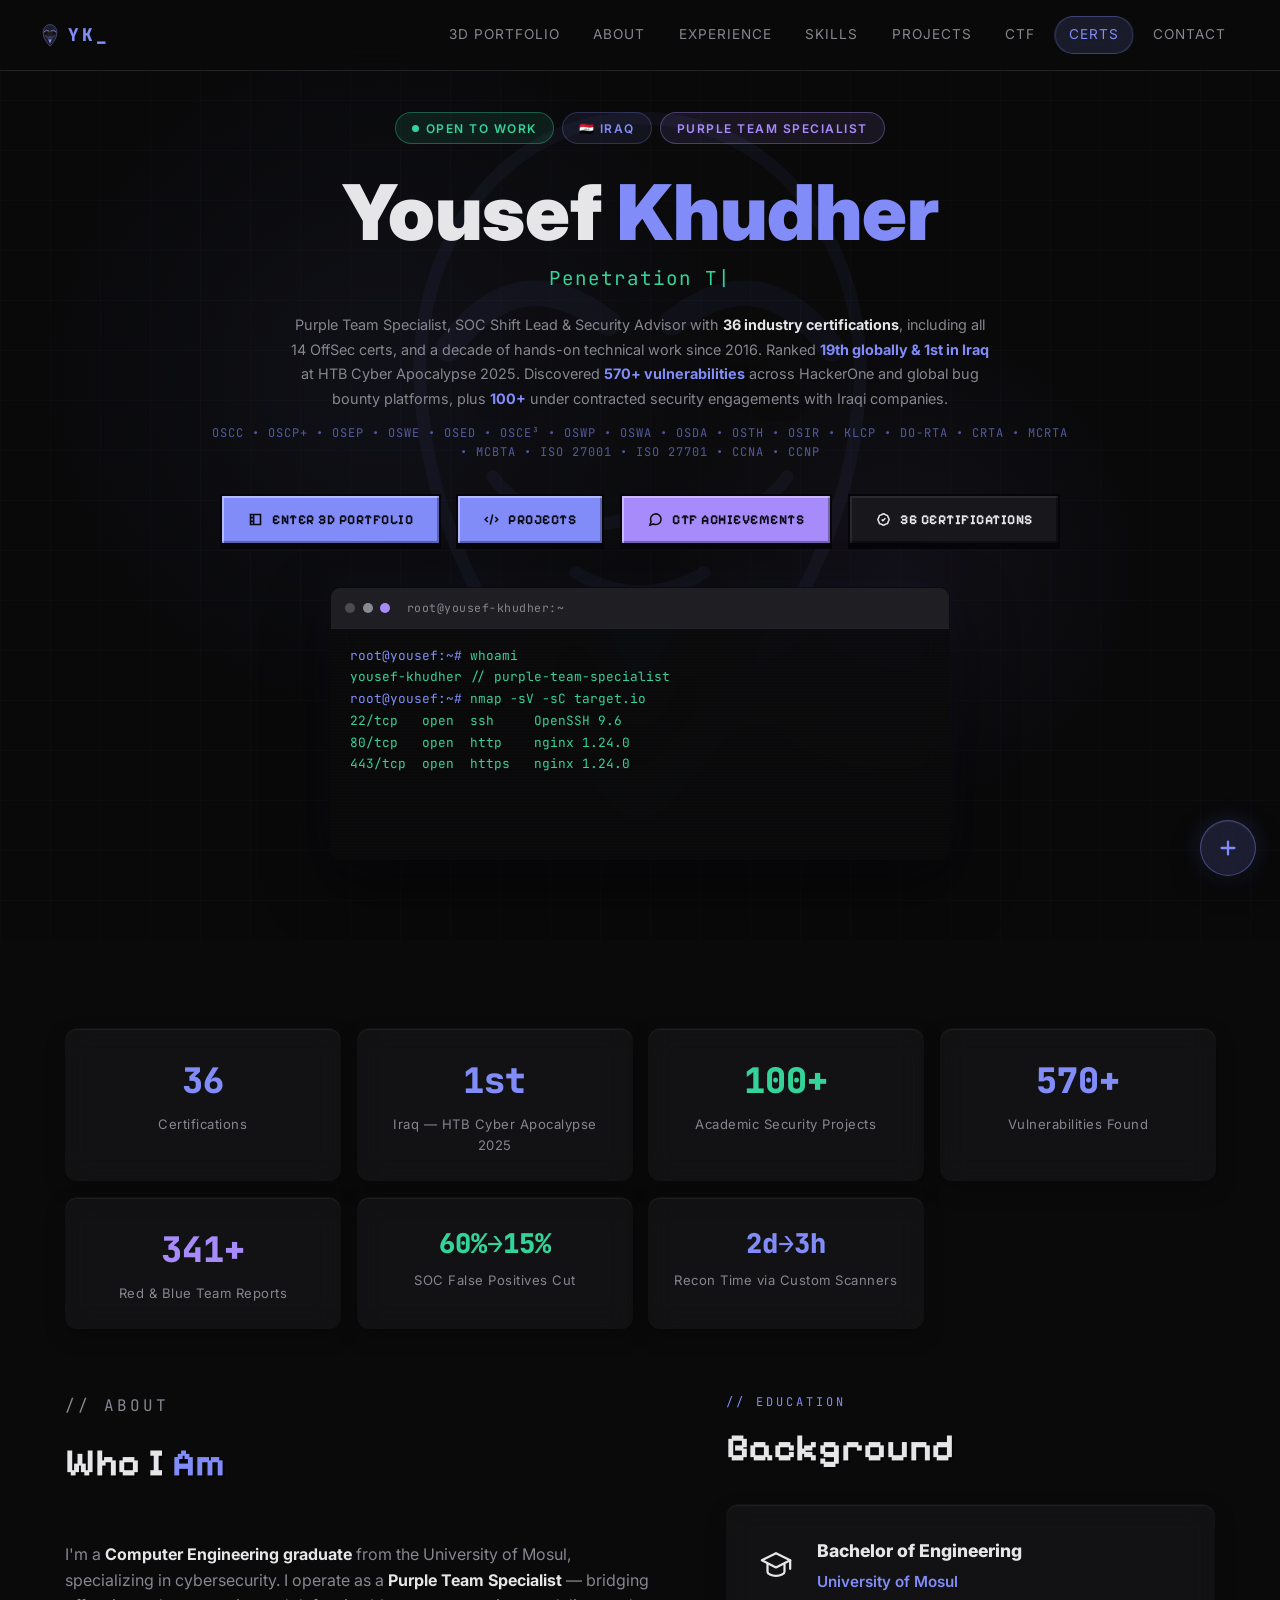
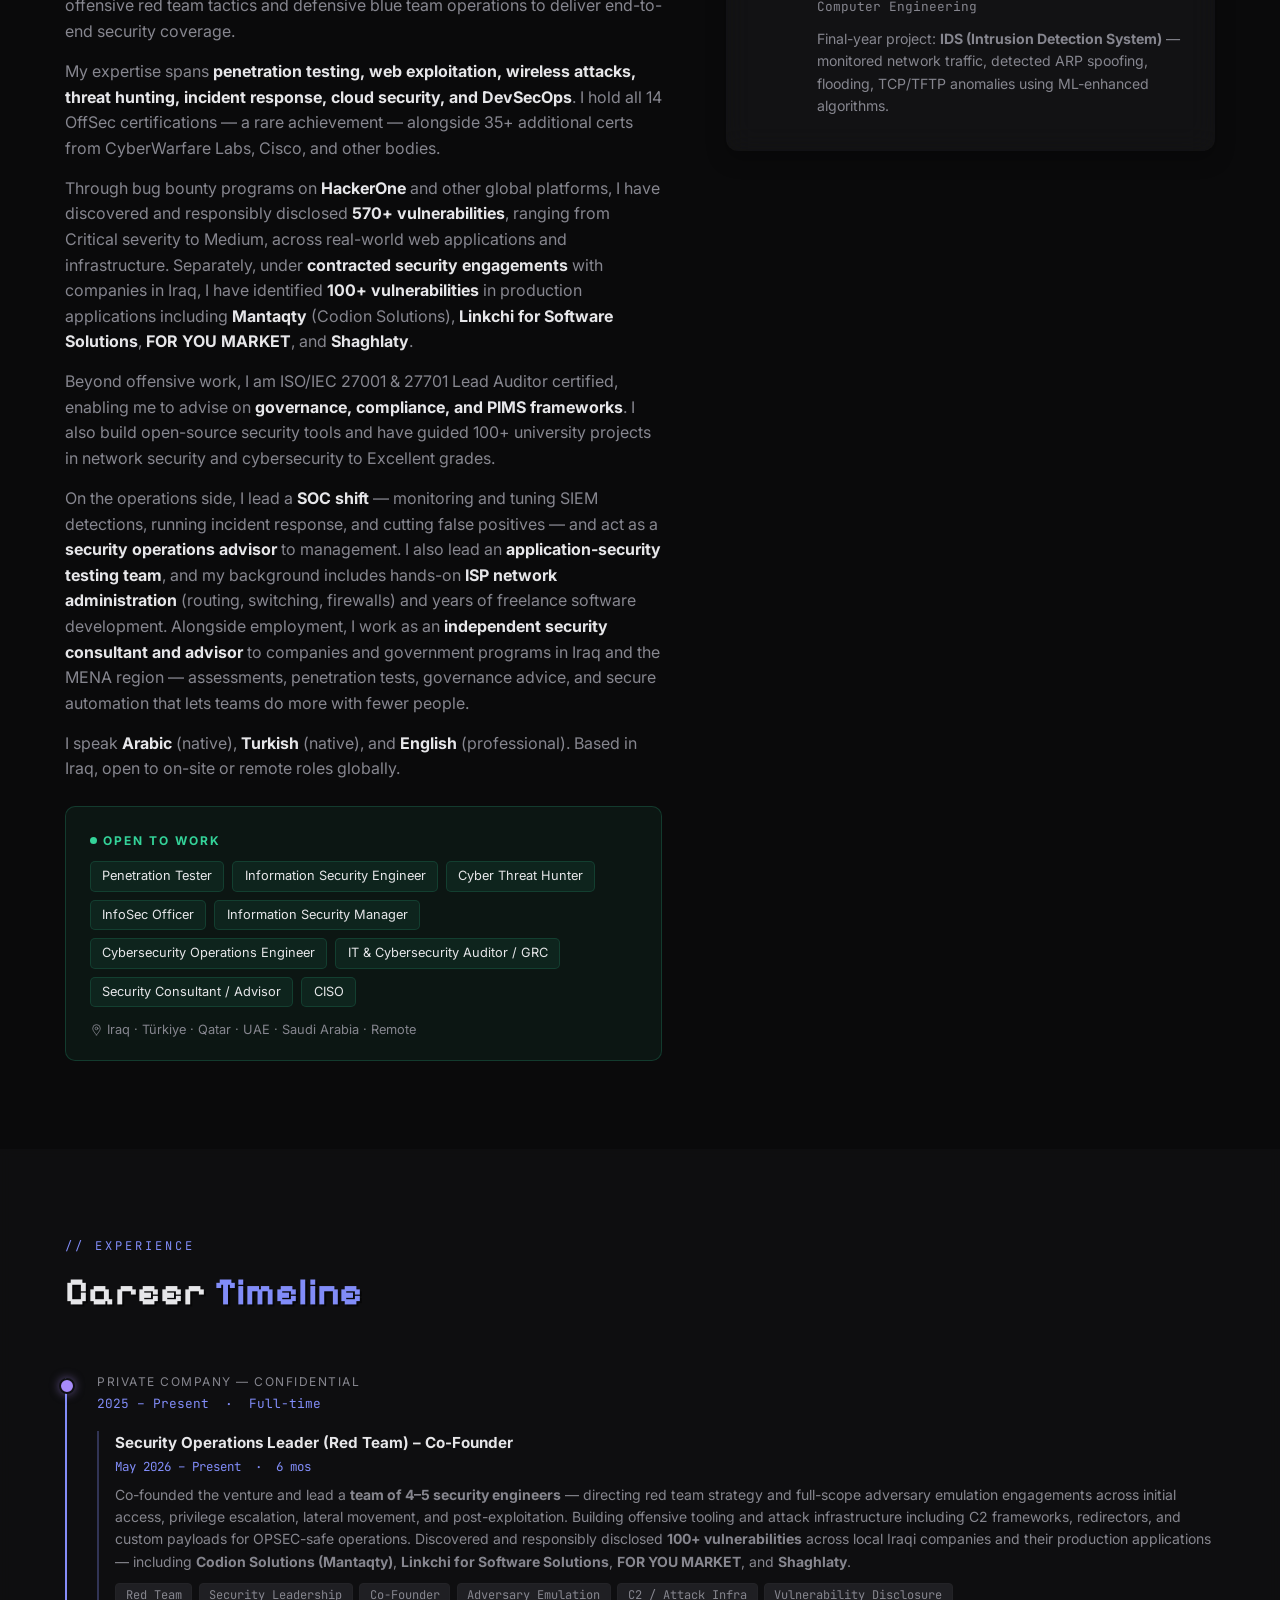
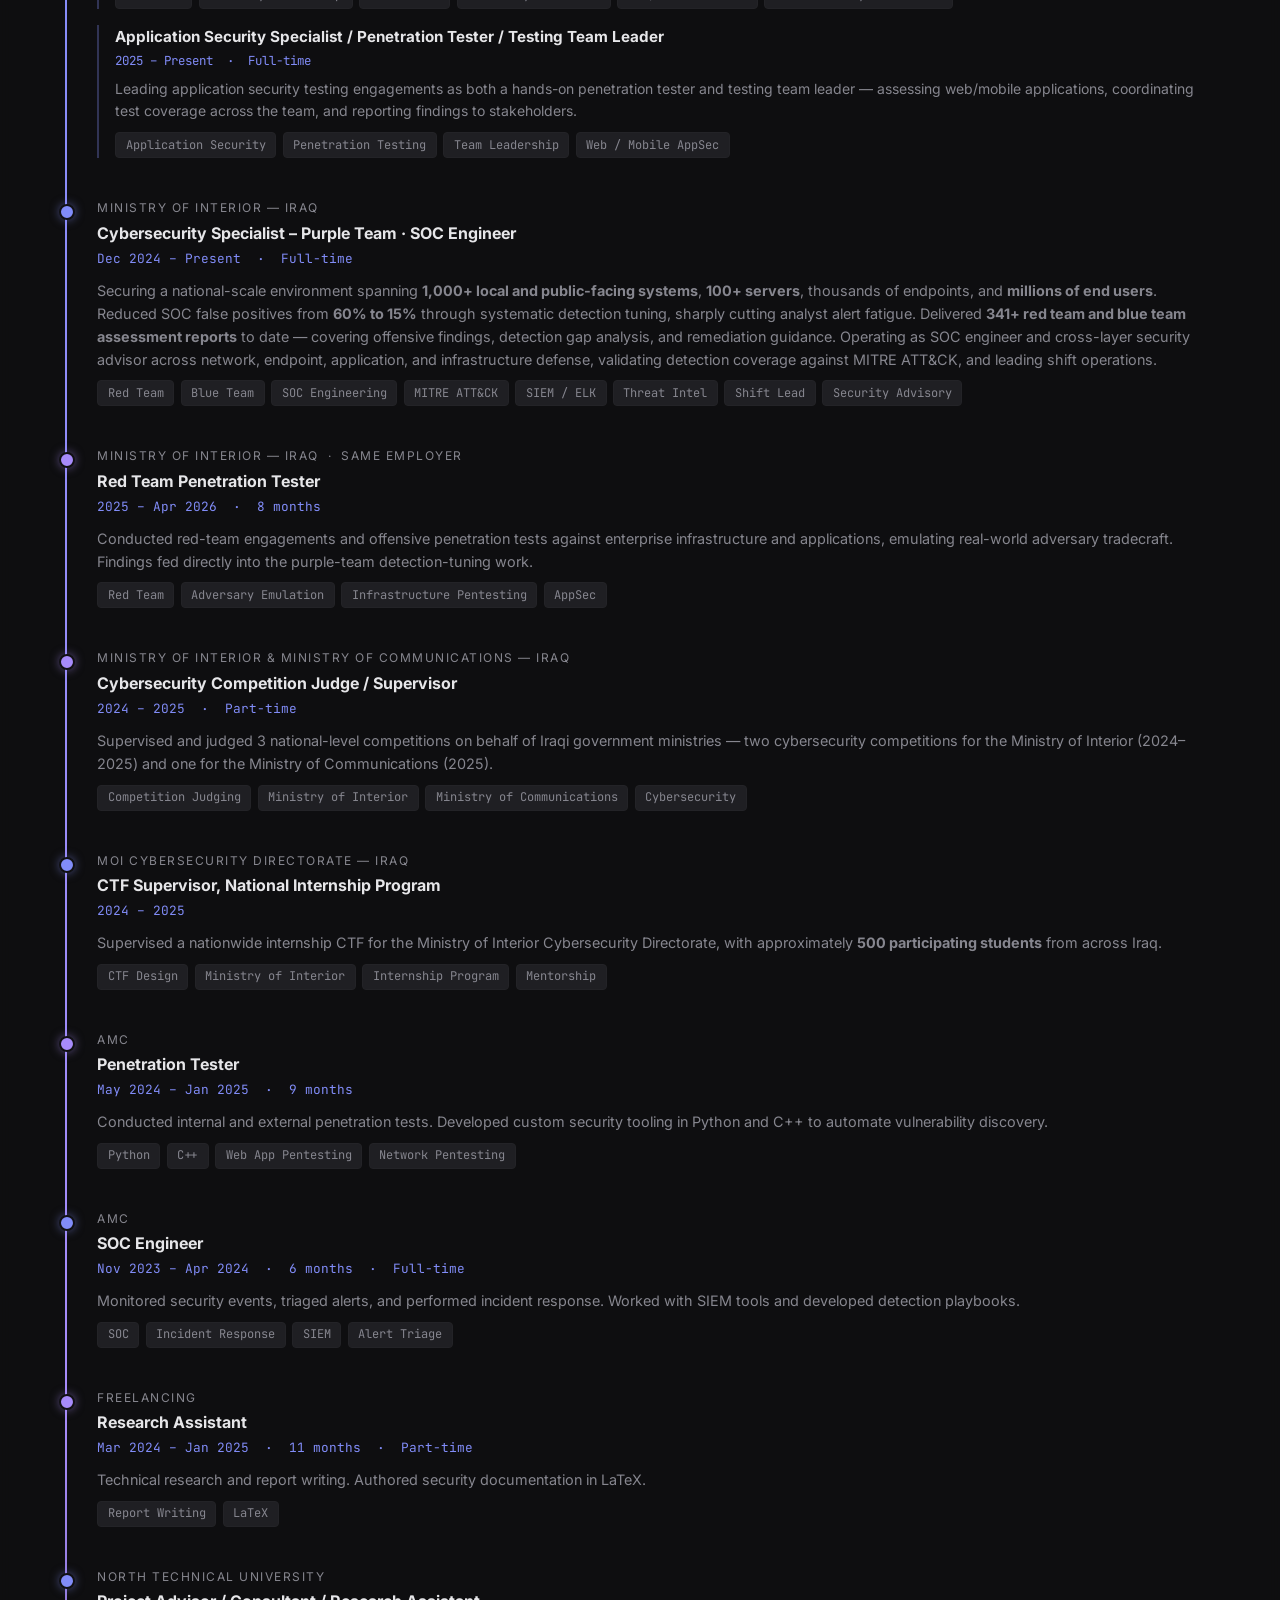
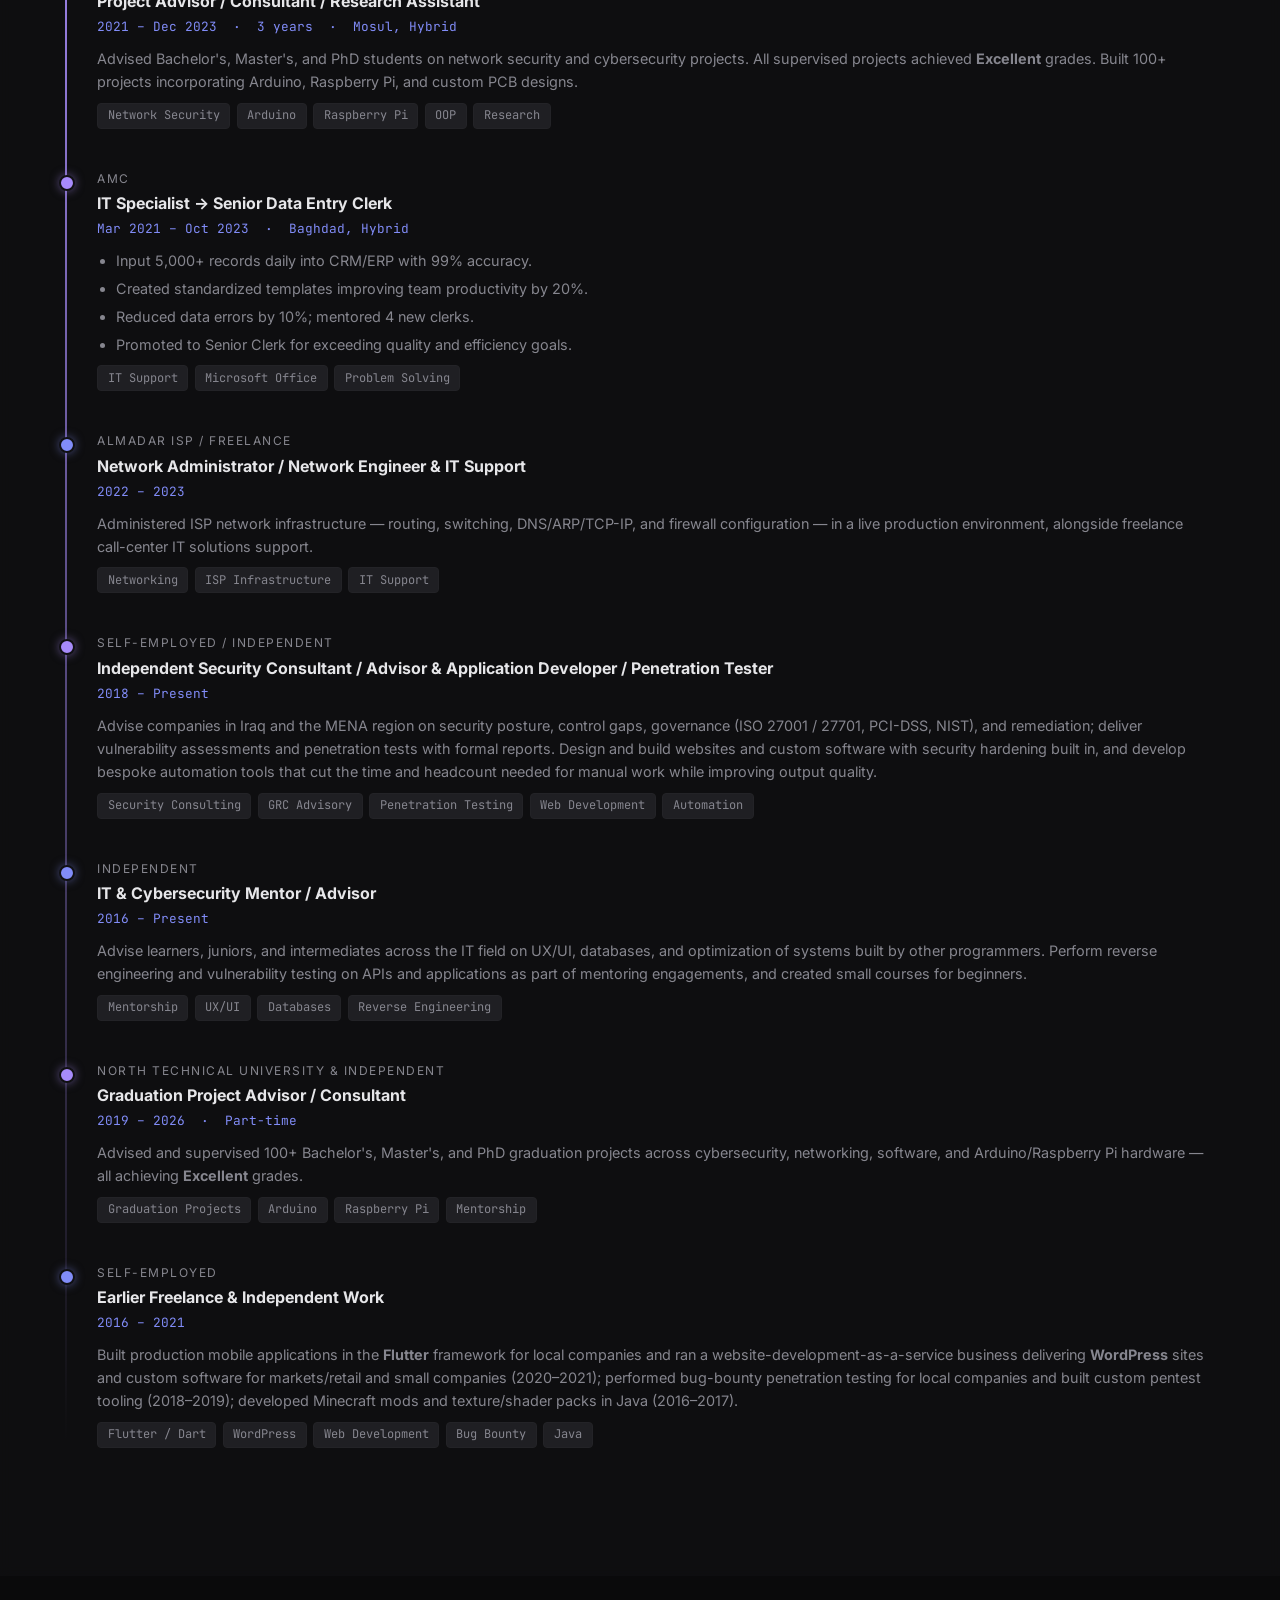
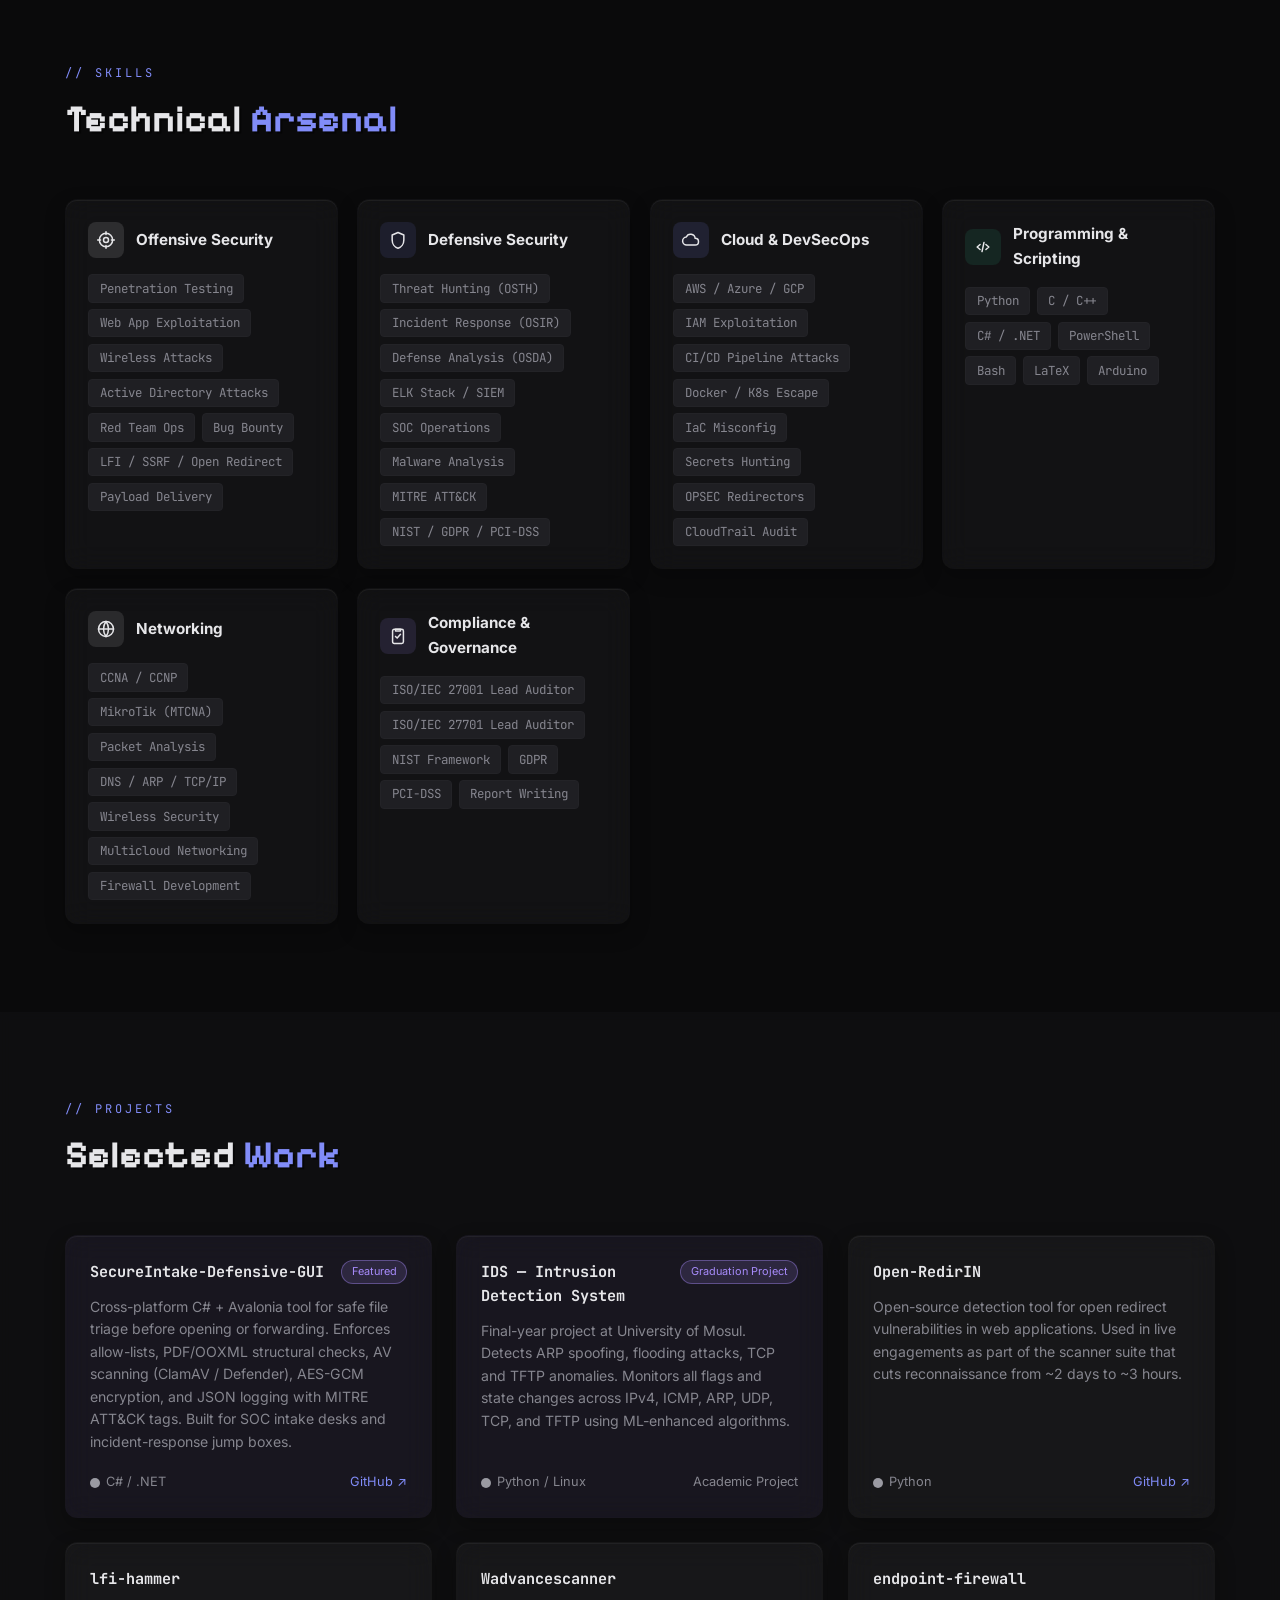
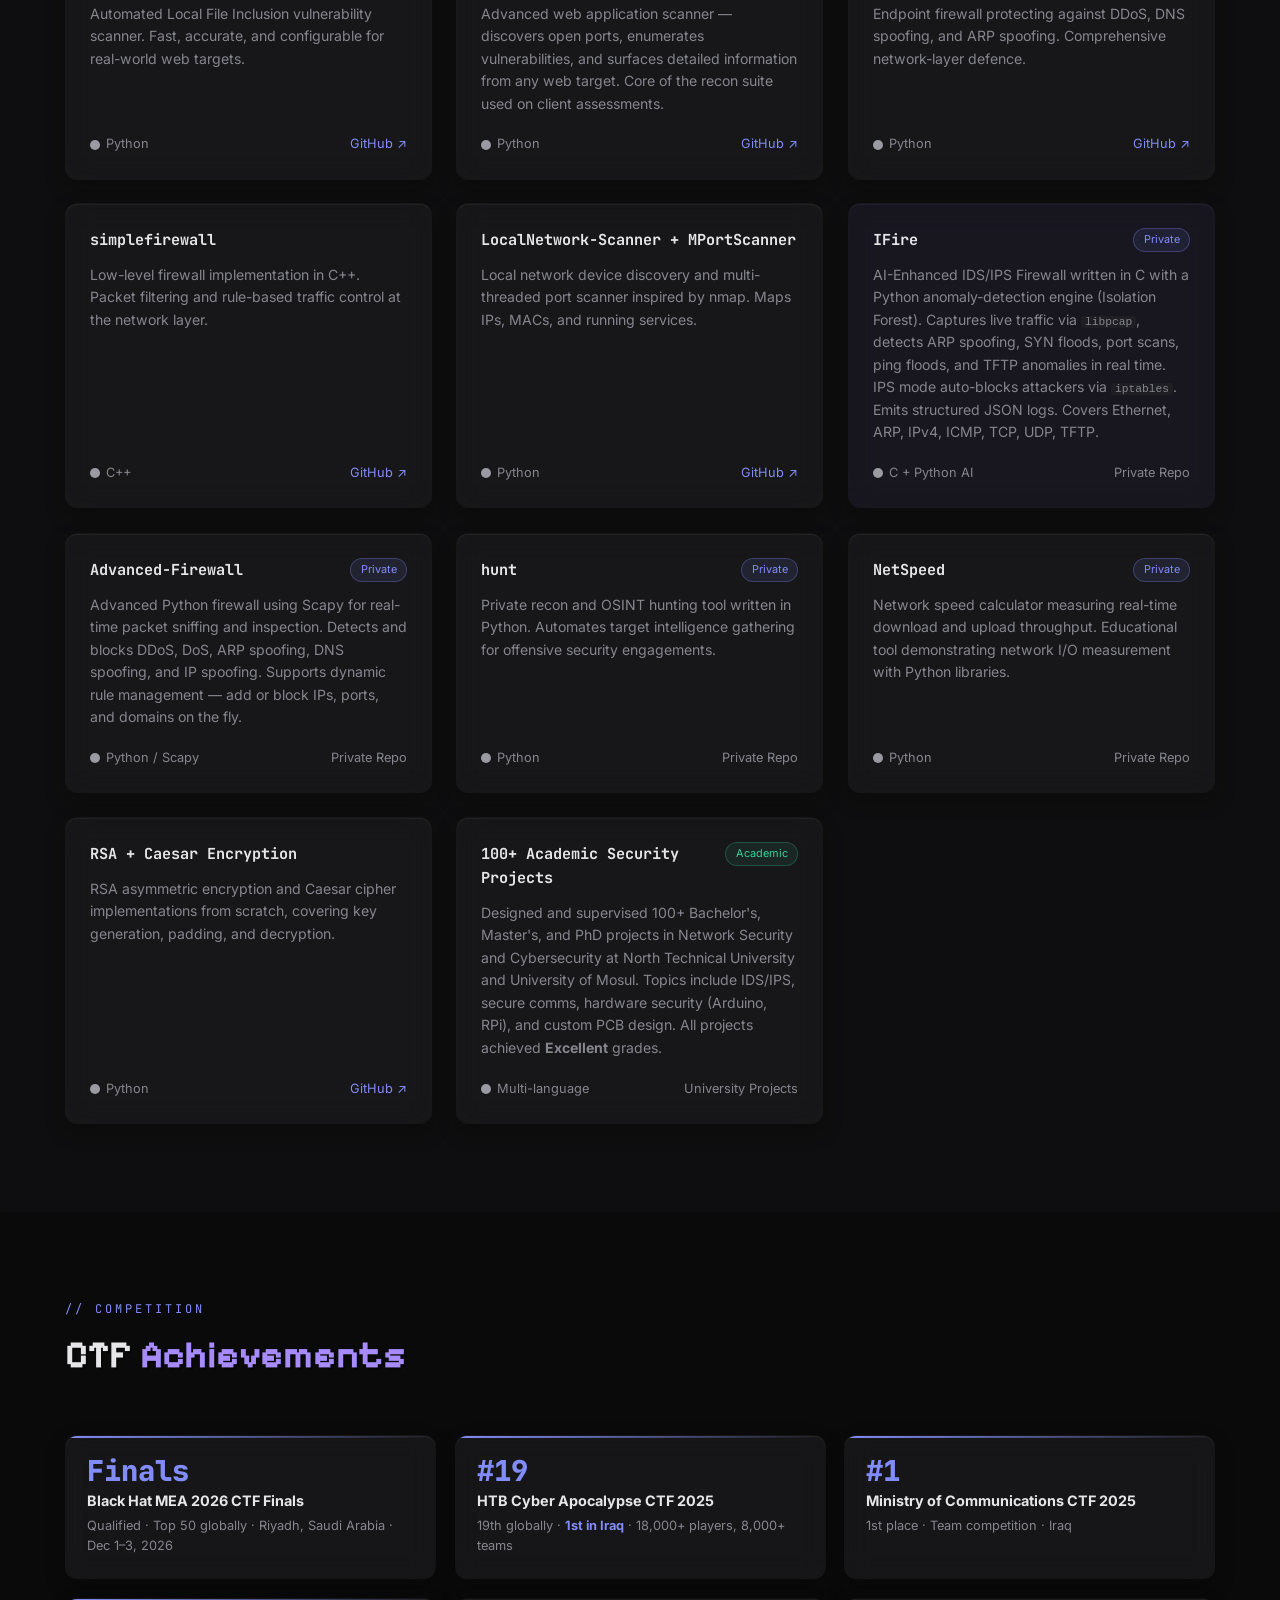
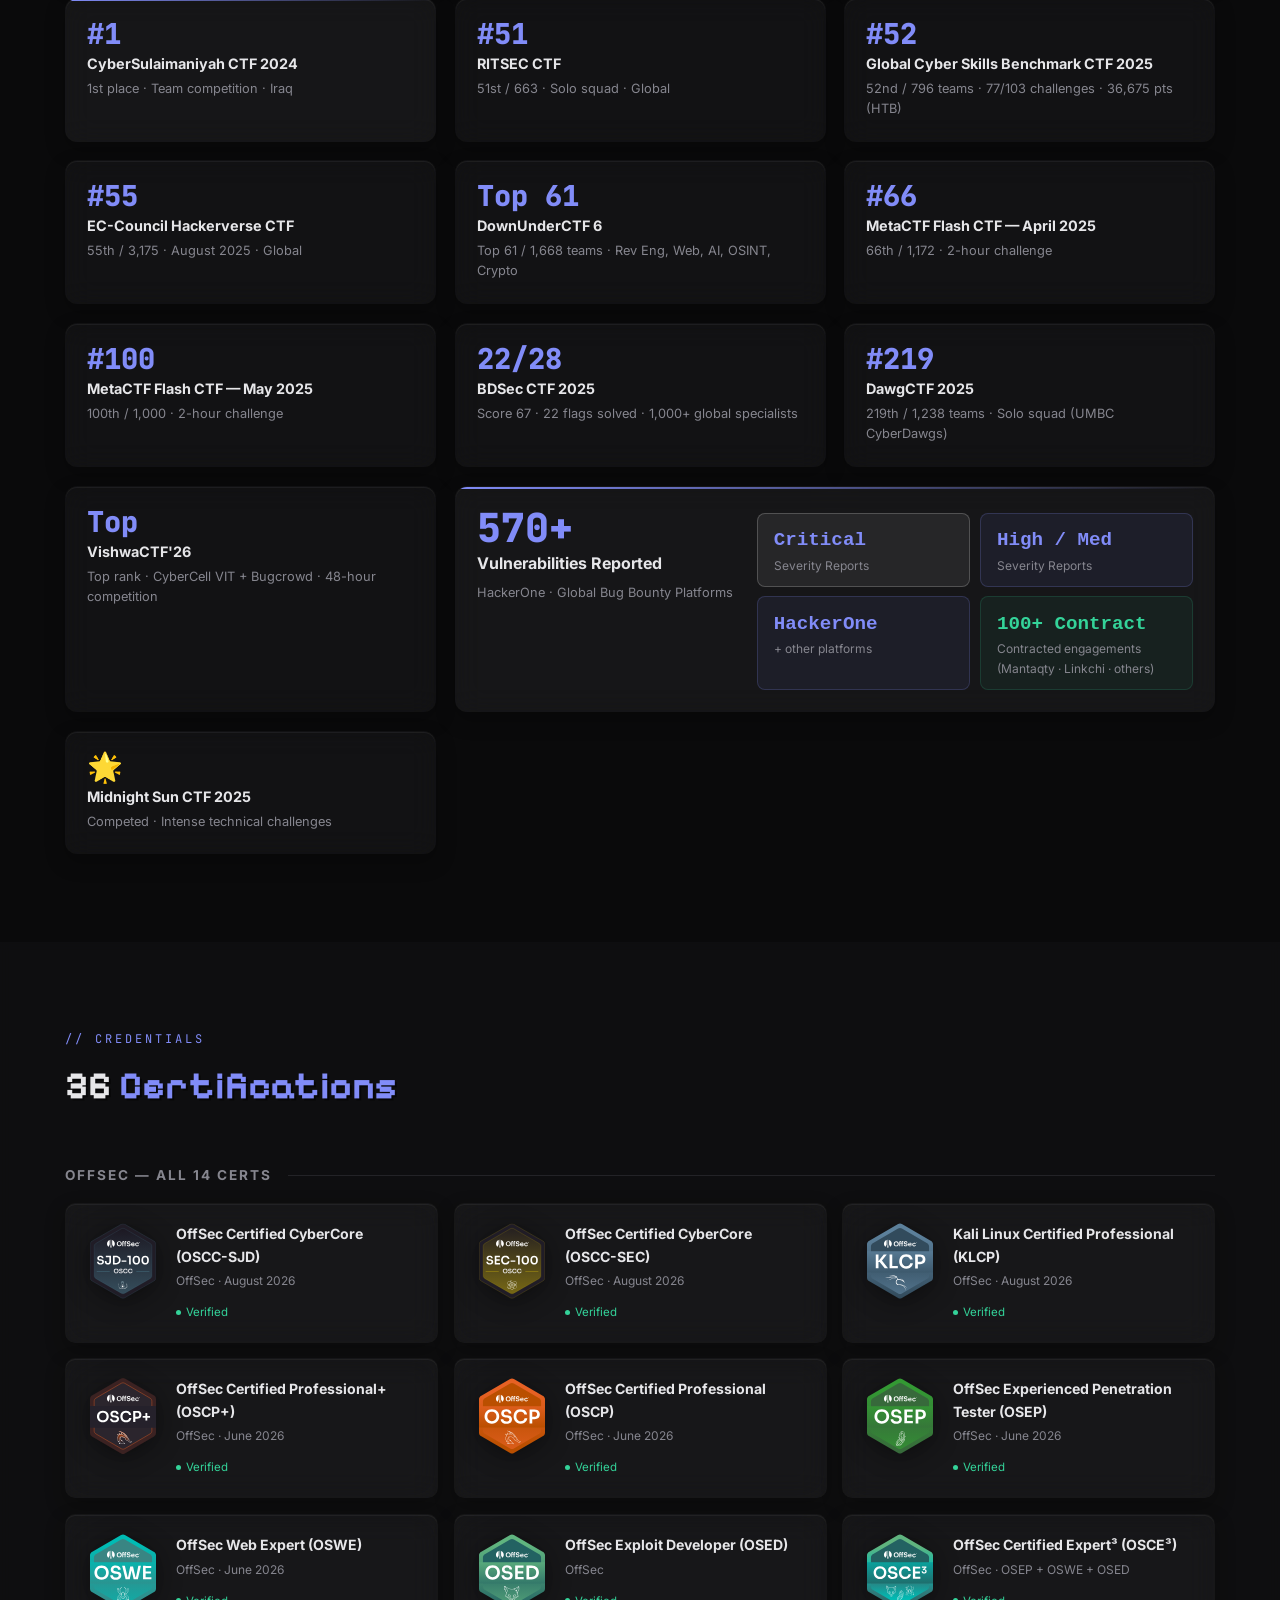
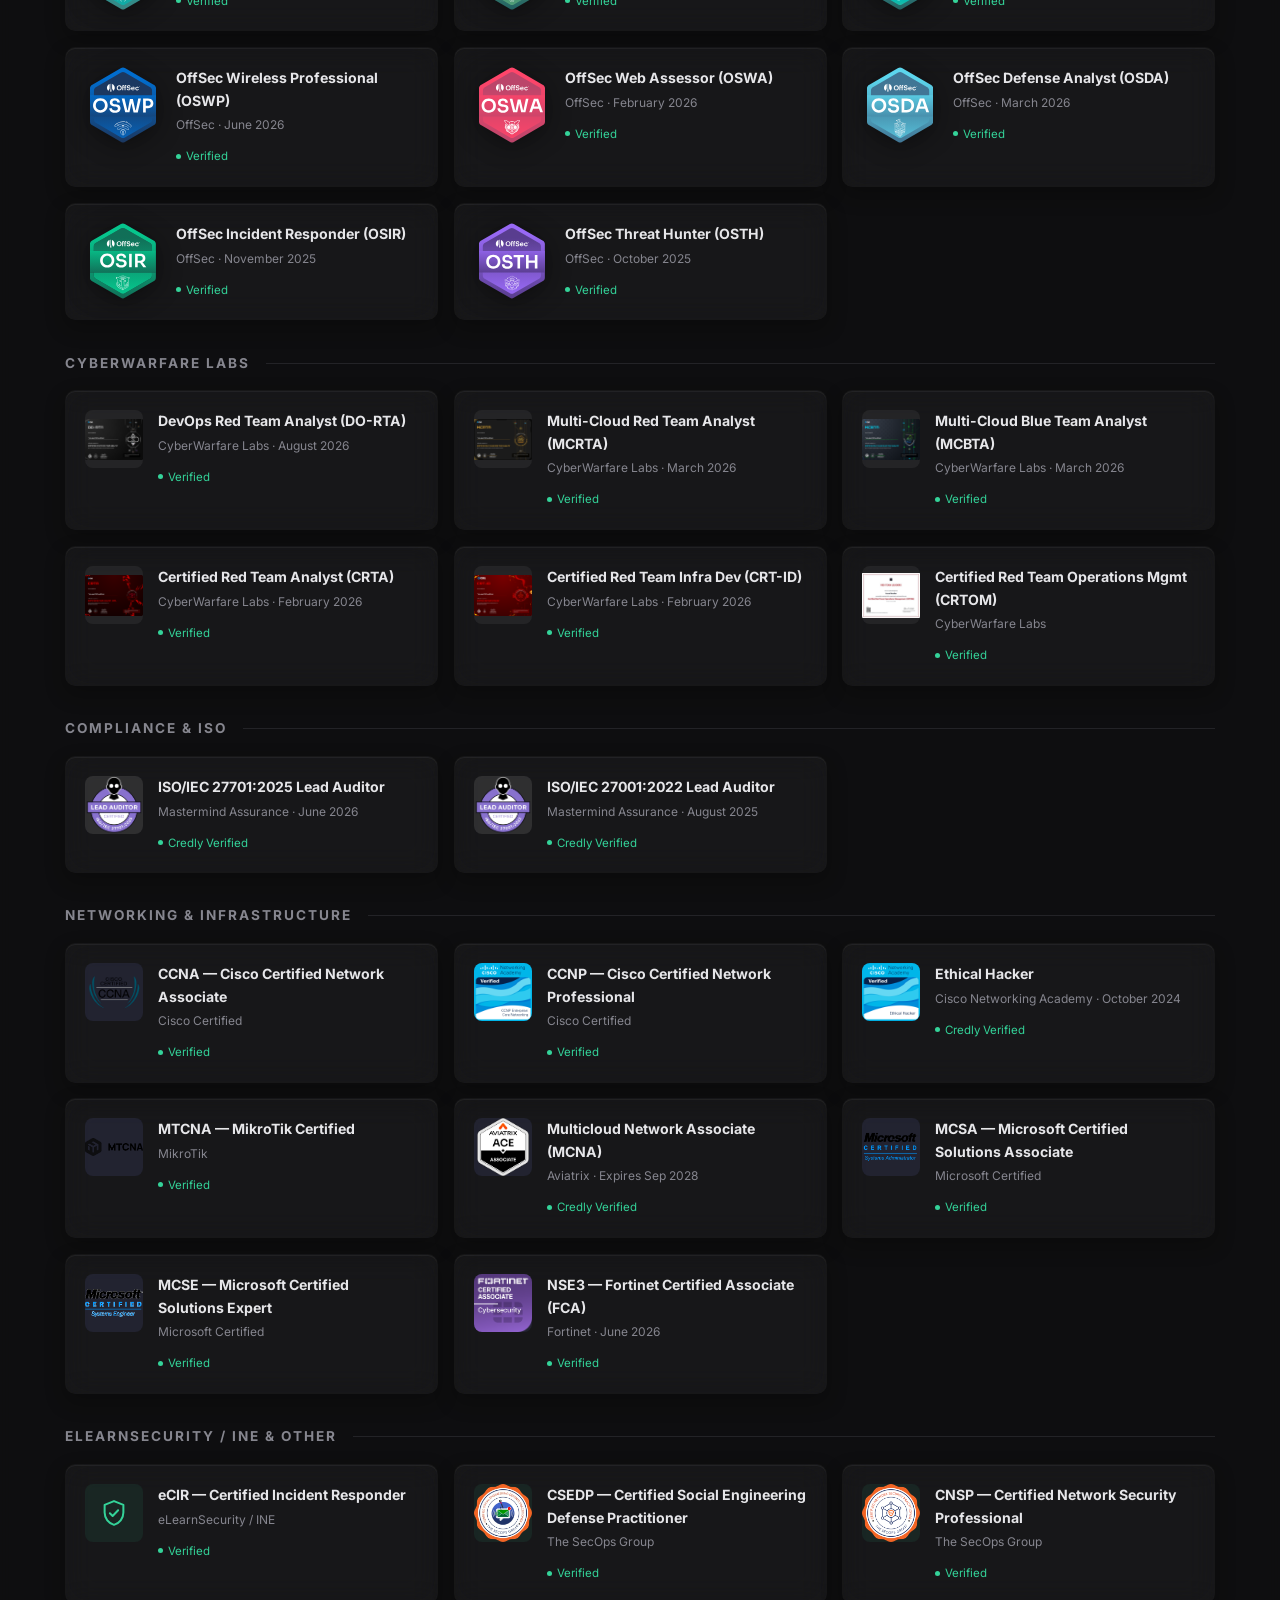
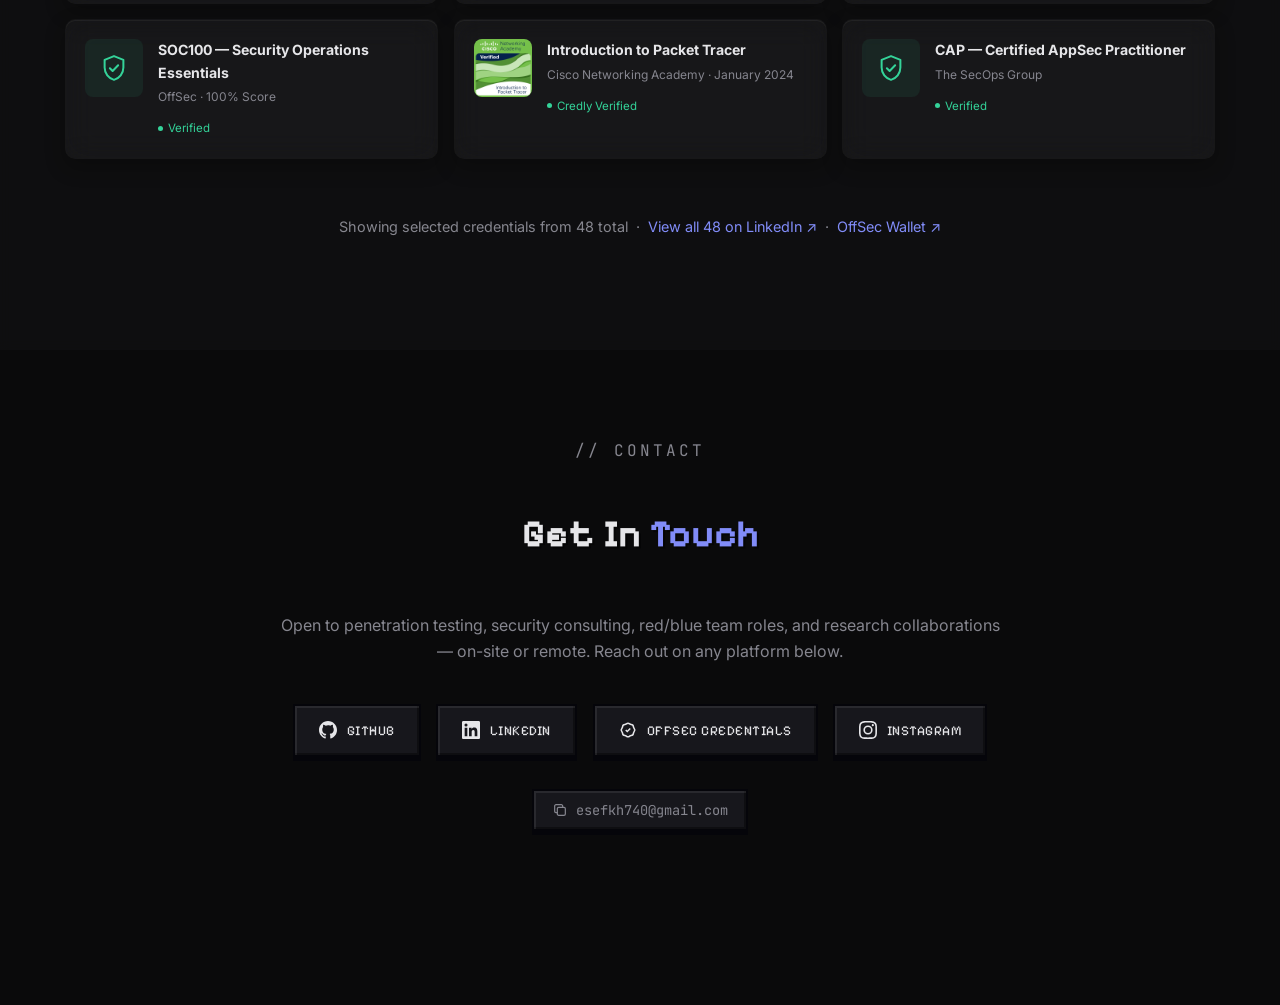
<file: index.html>
<!DOCTYPE html>
<html lang="en">
<head>
  <meta charset="UTF-8" />
  <meta name="viewport" content="width=device-width, initial-scale=1.0" />
  <title>Yousef Khudher | Purple Team Specialist</title>
  <link rel="preconnect" href="https://fonts.googleapis.com" />
  <link rel="preconnect" href="https://fonts.gstatic.com" crossorigin />
  <link href="https://fonts.googleapis.com/css2?family=Inter:wght@400;500;600;700;800;900&family=JetBrains+Mono:wght@400;500;700;800&family=Pixelify+Sans:wght@500;700&display=swap" rel="stylesheet" />
  <style>
    :root {
      --bg: #0a0a0b;
      --bg2: #101012;
      --surface: #17171a;
      --surface2: #1f1f23;
      --accent: #818cf8;
      --accent2: #a78bfa;
      --green: #34d399;
      --red: #f87171;
      --orange: #818cf8;
      --text: #e6e6e9;
      --muted: #86868f;
      --border: #232327;
      --border2: #2d2d33;
      --amber: #fbbf24;
    }

    * { margin: 0; padding: 0; box-sizing: border-box; }
    html { scroll-behavior: smooth; }
    body {
      background: var(--bg);
      color: var(--text);
      font-family: 'Inter', 'Segoe UI', system-ui, sans-serif;
      line-height: 1.6;
      overflow-x: hidden;
    }

    a:focus-visible, button:focus-visible, .cert-card:focus-visible, .btn:focus-visible {
      outline: 2px solid var(--accent); outline-offset: 3px; border-radius: 4px;
    }

    @media (prefers-reduced-motion: reduce) {
      *, *::before, *::after {
        animation-duration: 0.01ms !important;
        animation-iteration-count: 1 !important;
        transition-duration: 0.01ms !important;
        scroll-behavior: auto !important;
      }
      .hero-matrix { display: none; }
    }

    /* ─── NAV ─── */
    nav {
      position: fixed; top: 0; left: 0; right: 0; z-index: 100;
      display: flex; justify-content: space-between; align-items: center;
      padding: 1rem 2.5rem;
      background: rgba(10,10,11,0.9);
      backdrop-filter: blur(16px);
      border-bottom: 1px solid var(--border);
    }
    .nav-logo { display: inline-flex; align-items: center; gap: 0.5rem; font-family: 'JetBrains Mono', monospace; font-size: 1.1rem; color: var(--accent); font-weight: 800; letter-spacing: 3px; }
    .nav-mask { width: 20px; height: 24px; flex-shrink: 0; }

    /* ─── HACKER MASK ─── */
    .mask-face { fill: var(--surface2); stroke: var(--accent); stroke-width: 2; }
    .mask-eyebrow { fill: none; stroke: var(--accent); stroke-width: 4; stroke-linecap: round; }
    .mask-eye { fill: var(--bg); }
    .mask-line { fill: none; stroke: var(--accent); stroke-width: 2; stroke-linecap: round; }
    .mask-goatee { fill: var(--accent); }
    .hero-mask-watermark {
      position: absolute; top: 48%; left: 50%; transform: translate(-50%,-50%);
      width: 640px; height: 768px; max-width: 90vw; opacity: 0.05; pointer-events: none;
    }
    .nav-links { display: flex; gap: 0.3rem; list-style: none; position: relative; }
    .nav-links a {
      position: relative; display: inline-block; padding: 0.5rem 0.9rem; border-radius: 999px;
      color: var(--muted); text-decoration: none; font-size: 0.85rem; letter-spacing: 1px; text-transform: uppercase;
      transition: color 0.2s;
    }
    .nav-links a:hover, .nav-links a.active { color: var(--accent); }
    .nav-indicator {
      position: absolute; top: 0; left: 0; height: 100%; border-radius: 999px;
      background: rgba(129,140,248,0.14); border: 1px solid rgba(129,140,248,0.35);
      backdrop-filter: blur(10px); -webkit-backdrop-filter: blur(10px);
      transition: transform 0.4s cubic-bezier(0.34,1.56,0.64,1), width 0.4s cubic-bezier(0.34,1.56,0.64,1), opacity 0.2s ease;
      opacity: 0; pointer-events: none; z-index: -1;
    }
    @media(max-width:768px){ .nav-indicator { display: none; } }

    .nav-toggle {
      display: none; width: 44px; height: 44px; flex-direction: column; align-items: center; justify-content: center;
      gap: 5px; background: none; border: none; cursor: pointer; padding: 0.4rem;
    }
    .nav-toggle-bar { display: block; width: 22px; height: 2px; background: var(--text); border-radius: 2px; transition: transform 0.25s ease, opacity 0.2s ease; }
    .nav-toggle[aria-expanded="true"] .nav-toggle-bar:nth-child(1) { transform: translateY(7px) rotate(45deg); }
    .nav-toggle[aria-expanded="true"] .nav-toggle-bar:nth-child(2) { opacity: 0; }
    .nav-toggle[aria-expanded="true"] .nav-toggle-bar:nth-child(3) { transform: translateY(-7px) rotate(-45deg); }

    /* ─── HERO ─── */
    .bg-canvas { position: fixed; inset: 0; z-index: -1; pointer-events: none; }

    .hero {
      min-height: 100vh; background: var(--bg);
      display: flex; align-items: center; justify-content: center;
      position: relative; padding: 7rem 2rem 5rem; overflow: hidden;
    }
    .hero-grid {
      position: absolute; inset: 0;
      background-image: linear-gradient(rgba(129,140,248,0.025) 1px,transparent 1px), linear-gradient(90deg,rgba(129,140,248,0.025) 1px,transparent 1px);
      background-size: 50px 50px;
      animation: gridMove 25s linear infinite;
    }
    @keyframes gridMove { to { transform: translateY(50px); } }
    .hero-glow1 {
      position: absolute; width: 700px; height: 700px;
      background: radial-gradient(circle, rgba(129,140,248,0.06) 0%, transparent 70%);
      top: 40%; left: 30%; transform: translate(-50%,-50%); pointer-events: none;
    }
    .hero-glow2 {
      position: absolute; width: 500px; height: 500px;
      background: radial-gradient(circle, rgba(167,139,250,0.06) 0%, transparent 70%);
      top: 60%; left: 70%; transform: translate(-50%,-50%); pointer-events: none;
    }
    .hero-matrix { position: absolute; inset: 0; opacity: 0.16; pointer-events: none; }
    .hero-content { position: relative; text-align: center; max-width: 860px; }

    /* ─── HERO TERMINAL ─── */
    .hero-terminal {
      margin: 2.6rem auto 0; max-width: 620px; text-align: left; position: relative;
      background: rgba(10,10,11,0.72); border: 1px solid transparent; border-radius: 10px;
      overflow: hidden; backdrop-filter: blur(14px) saturate(160%); -webkit-backdrop-filter: blur(14px) saturate(160%);
      box-shadow: inset 0 1px 0 rgba(255,255,255,0.06), 0 25px 60px rgba(0,0,0,0.55), 0 0 45px rgba(129,140,248,0.06);
    }
    .hero-terminal::after {
      content: ''; position: absolute; inset: 0; pointer-events: none;
      background: repeating-linear-gradient(0deg, rgba(129,140,248,0.035) 0px, rgba(129,140,248,0.035) 1px, transparent 1px, transparent 3px);
      mix-blend-mode: overlay;
    }
    @media (prefers-reduced-motion: reduce) { .hero-terminal::after { display: none; } }
    .term-bar {
      display: flex; align-items: center; gap: 0.45rem;
      padding: 0.65rem 0.9rem; background: var(--surface2); border-bottom: 1px solid var(--border);
    }
    .term-dot { width: 10px; height: 10px; border-radius: 50%; }
    .term-dot.red { background: #4b4b52; }
    .term-dot.yellow { background: #8a8a92; }
    .term-dot.green { background: #a78bfa; }
    .term-title {
      margin-left: 0.6rem; font-family: 'JetBrains Mono', monospace; font-size: 0.72rem;
      color: var(--muted); letter-spacing: 0.5px;
    }
    .term-body {
      font-family: 'JetBrains Mono', monospace; font-size: 0.8rem; line-height: 1.7;
      padding: 1rem 1.2rem; height: 230px; overflow: hidden; text-align: left; color: var(--green);
    }
    .term-line { white-space: pre-wrap; word-break: break-all; }
    .term-line .prompt { color: var(--accent); }
    .term-line .out { color: var(--muted); }
    .term-cursor {
      display: inline-block; width: 7px; height: 1em; background: var(--green);
      vertical-align: text-bottom; margin-left: 2px; animation: blink 1s step-end infinite;
    }

    .hero-tags { display: flex; flex-wrap: wrap; gap: 0.5rem; justify-content: center; margin-bottom: 1.8rem; }
    .hero-tag {
      display: inline-flex; align-items: center; gap: 0.4rem;
      border-radius: 999px; padding: 0.35rem 1rem;
      font-size: 0.75rem; font-weight: 600; letter-spacing: 1.5px; text-transform: uppercase;
    }
    .tag-open { background: rgba(52,211,153,0.1); border: 1px solid rgba(52,211,153,0.35); color: var(--green); }
    .tag-open::before { content: ''; width: 7px; height: 7px; border-radius: 50%; background: var(--green); animation: pulse 2s infinite; }
    .tag-iraq { background: rgba(129,140,248,0.08); border: 1px solid rgba(129,140,248,0.25); color: var(--accent); }
    .tag-purple { background: rgba(167,139,250,0.1); border: 1px solid rgba(167,139,250,0.35); color: #a78bfa; }
    @keyframes pulse { 0%,100%{opacity:1} 50%{opacity:0.3} }

    .hero h1 { font-size: clamp(2.8rem, 6vw, 4.8rem); font-weight: 900; line-height: 1.05; margin-bottom: 0.6rem; }
    .hero h1 .accent { color: var(--accent); }
    .hero-sub { font-family: 'JetBrains Mono', monospace; font-size: clamp(0.95rem, 2.2vw, 1.2rem); color: var(--green); margin-bottom: 1.2rem; letter-spacing: 1px; min-height: 1.8rem; }
    .typing::after { content: '|'; animation: blink 1s step-end infinite; }
    @keyframes blink { 0%,100%{opacity:1} 50%{opacity:0} }

    .hero-headline {
      color: var(--muted); font-size: 0.9rem; max-width: 700px; margin: 0 auto 0.8rem;
      line-height: 1.7;
    }
    .hero-certs-strip {
      font-family: 'JetBrains Mono', monospace; font-size: 0.75rem; color: rgba(129,140,248,0.6);
      letter-spacing: 1px; margin-bottom: 2rem;
    }
    .hero-cta { display: flex; gap: 1rem; justify-content: center; flex-wrap: wrap; }
    .btn {
      position: relative; display: inline-flex; align-items: center; gap: 0.6rem;
      padding: 0.8rem 1.6rem; border-radius: 0; font-family: 'Pixelify Sans', monospace;
      font-size: 0.85rem; font-weight: 700; text-transform: uppercase; letter-spacing: 0.5px;
      text-decoration: none; cursor: pointer; user-select: none;
      border: 2px solid #05050a; transition: transform 0.08s ease, box-shadow 0.08s ease, background 0.15s ease;
    }
    .btn-primary {
      background: var(--accent); color: #0b0b14;
      box-shadow: inset 2px 2px 0 rgba(255,255,255,0.4), inset -2px -2px 0 rgba(0,0,0,0.3), 0 4px 0 #05050a;
    }
    .btn-primary:hover { background: #a5b0ff; transform: translateY(-2px); box-shadow: inset 2px 2px 0 rgba(255,255,255,0.45), inset -2px -2px 0 rgba(0,0,0,0.3), 0 6px 0 #05050a; }
    .btn-primary:active { transform: translateY(3px); box-shadow: inset -2px -2px 0 rgba(255,255,255,0.25), inset 2px 2px 0 rgba(0,0,0,0.35), 0 1px 0 #05050a; }
    .btn-purple {
      background: #a78bfa; color: #0b0b14;
      box-shadow: inset 2px 2px 0 rgba(255,255,255,0.4), inset -2px -2px 0 rgba(0,0,0,0.3), 0 4px 0 #05050a;
    }
    .btn-purple:hover { background: #c1b0fc; transform: translateY(-2px); box-shadow: inset 2px 2px 0 rgba(255,255,255,0.45), inset -2px -2px 0 rgba(0,0,0,0.3), 0 6px 0 #05050a; }
    .btn-purple:active { transform: translateY(3px); box-shadow: inset -2px -2px 0 rgba(255,255,255,0.25), inset 2px 2px 0 rgba(0,0,0,0.35), 0 1px 0 #05050a; }
    .btn-ghost {
      background: #17171c; color: var(--text); border-color: #05050a;
      box-shadow: inset 2px 2px 0 rgba(255,255,255,0.08), inset -2px -2px 0 rgba(0,0,0,0.4), 0 4px 0 #05050a;
    }
    .btn-ghost:hover { color: var(--accent); background: #202028; transform: translateY(-2px); box-shadow: inset 2px 2px 0 rgba(255,255,255,0.1), inset -2px -2px 0 rgba(0,0,0,0.4), 0 6px 0 #05050a; }
    .btn-ghost:active { transform: translateY(3px); box-shadow: inset -2px -2px 0 rgba(0,0,0,0.3), inset 2px 2px 0 rgba(0,0,0,0.4), 0 1px 0 #05050a; }

    /* ─── SECTIONS ─── */
    section { padding: 5.5rem 2rem; }
    .alt-bg { background: rgba(16,16,18,0.82); backdrop-filter: blur(6px); -webkit-backdrop-filter: blur(6px); }
    .container { max-width: 1150px; margin: 0 auto; }
    .section-label { font-family: 'JetBrains Mono', monospace; font-size: 0.75rem; color: var(--accent); letter-spacing: 3px; text-transform: uppercase; margin-bottom: 0.4rem; }
    .section-title { font-family: 'Pixelify Sans', monospace; font-size: clamp(1.8rem, 4vw, 2.4rem); font-weight: 700; margin-bottom: 3rem; text-shadow: 2px 2px 0 rgba(0,0,0,0.5); }
    .section-title span { color: var(--accent); }
    .section-title .purple { color: #a78bfa; }

    /* ─── REVEAL ─── */
    .reveal { opacity: 0; transform: translateY(28px); transition: opacity 0.6s ease, transform 0.6s ease; }
    .reveal.visible { opacity: 1; transform: translateY(0); }
    .fade-in { opacity: 0; transition: opacity 1.1s ease; }
    .fade-in.visible { opacity: 1; }

    /* ─── STATS ─── */
    .stats-bar {
      display: grid; grid-template-columns: repeat(4, 1fr); gap: 1rem; margin-bottom: 4rem;
    }
    @media(max-width:1100px){ .stats-bar { grid-template-columns: repeat(3,1fr); } }
    @media(max-width:768px){ .stats-bar { grid-template-columns: repeat(2,1fr); } }
    .stat-card {
      position: relative; overflow: hidden;
      background: rgba(255,255,255,0.035); border: 1px solid transparent; border-radius: 12px;
      backdrop-filter: blur(14px) saturate(160%); -webkit-backdrop-filter: blur(14px) saturate(160%);
      box-shadow: inset 0 1px 0 rgba(255,255,255,0.05), 0 8px 20px rgba(0,0,0,0.25);
      padding: 1.5rem; text-align: center; transition: transform 0.2s, background 0.2s;
    }
    .stat-card:hover { transform: translateY(-3px); background: rgba(255,255,255,0.055); }
    .stat-number { font-size: 2.2rem; font-weight: 900; font-family: 'JetBrains Mono', monospace; color: var(--accent); }
    .stat-number.purple { color: #a78bfa; }
    .stat-number.green { color: var(--green); }
    .stat-number.orange { color: var(--orange); }
    .stat-label { font-size: 0.82rem; color: var(--muted); margin-top: 0.3rem; letter-spacing: 0.5px; }

    /* ─── ABOUT ─── */
    .about-grid { display: grid; grid-template-columns: 1.1fr 0.9fr; gap: 4rem; align-items: start; }
    @media(max-width:768px){ .about-grid { grid-template-columns: 1fr; } }
    .about-text p { color: var(--muted); margin-bottom: 0.9rem; font-size: 1rem; }
    .about-text p strong { color: var(--text); }
    .open-to-work {
      background: rgba(52,211,153,0.06); border: 1px solid rgba(52,211,153,0.2);
      border-radius: 10px; padding: 1.2rem 1.5rem; margin-top: 1.5rem;
    }
    .otw-title { display: inline-flex; align-items: center; gap: 0.4rem; font-size: 0.75rem; color: var(--green); letter-spacing: 2px; text-transform: uppercase; font-weight: 700; margin-bottom: 0.7rem; }
    .otw-title::before { content: ''; width: 7px; height: 7px; border-radius: 50%; background: var(--green); animation: pulse 2s infinite; }
    .otw-roles { display: flex; flex-wrap: wrap; gap: 0.5rem; }
    .otw-role {
      background: rgba(52,211,153,0.08); border: 1px solid rgba(52,211,153,0.15);
      border-radius: 5px; padding: 0.25rem 0.7rem; font-size: 0.8rem; color: var(--text);
    }
    .locations { margin-top: 0.8rem; font-size: 0.8rem; color: var(--muted); }

    /* ─── EXPERIENCE ─── */
    .timeline { position: relative; padding-left: 2rem; }
    .timeline::before {
      content: ''; position: absolute; left: 0; top: 6px; bottom: 6px;
      width: 2px; background: linear-gradient(to bottom, var(--accent), var(--accent2), transparent);
      border-radius: 2px;
    }
    .tl-item { position: relative; margin-bottom: 2.5rem; }
    .tl-item::before {
      content: ''; position: absolute; left: -2.4rem; top: 6px;
      width: 12px; height: 12px; border-radius: 50%;
      background: var(--accent); border: 2px solid var(--bg2);
      box-shadow: 0 0 10px rgba(129,140,248,0.5);
    }
    .tl-item.purple-dot::before { background: var(--accent2); box-shadow: 0 0 10px rgba(167,139,250,0.5); }
    .tl-company { font-size: 0.75rem; color: var(--muted); text-transform: uppercase; letter-spacing: 1.5px; margin-bottom: 0.2rem; }
    .tl-role { font-weight: 700; font-size: 1rem; color: var(--text); margin-bottom: 0.15rem; }
    .tl-date { font-size: 0.8rem; color: var(--accent); font-family: 'JetBrains Mono', monospace; margin-bottom: 0.6rem; }
    .tl-desc { color: var(--muted); font-size: 0.9rem; }
    .tl-desc ul { padding-left: 1.2rem; margin-top: 0.4rem; }
    .tl-desc li { margin-bottom: 0.3rem; }
    .tl-tags { display: flex; flex-wrap: wrap; gap: 0.4rem; margin-top: 0.6rem; }
    .tl-tag {
      background: var(--surface2); border: 1px solid var(--border); border-radius: 4px;
      padding: 0.15rem 0.6rem; font-size: 0.75rem; color: var(--muted); font-family: 'JetBrains Mono', monospace;
    }

    .tl-subroles { margin-top: 1rem; display: flex; flex-direction: column; gap: 1rem; }
    .tl-subrole {
      border-left: 2px solid rgba(129,140,248,0.3); padding-left: 1rem;
    }
    .tl-subrole-role { font-weight: 700; font-size: 0.95rem; color: var(--text); margin-bottom: 0.1rem; }
    .tl-subrole-date { font-size: 0.78rem; color: var(--accent); font-family: 'JetBrains Mono', monospace; margin-bottom: 0.45rem; }
    .tl-subrole-desc { color: var(--muted); font-size: 0.875rem; margin-bottom: 0.5rem; }

    /* ─── SKILLS ─── */
    .skills-grid { display: grid; grid-template-columns: repeat(auto-fit, minmax(260px, 1fr)); gap: 1.2rem; }
    .skill-cat {
      position: relative; overflow: hidden;
      background: rgba(255,255,255,0.035); border: 1px solid transparent; border-radius: 12px; padding: 1.4rem;
      backdrop-filter: blur(14px) saturate(160%); -webkit-backdrop-filter: blur(14px) saturate(160%);
      box-shadow: inset 0 1px 0 rgba(255,255,255,0.05), 0 8px 20px rgba(0,0,0,0.25);
      transition: transform 0.2s, background 0.2s;
    }
    .skill-cat:hover { transform: translateY(-3px); background: rgba(255,255,255,0.055); }
    .skill-cat-hd { display: flex; align-items: center; gap: 0.7rem; margin-bottom: 1rem; }
    .sk-icon { width: 36px; height: 36px; border-radius: 8px; display: flex; align-items: center; justify-content: center; font-size: 1.1rem; flex-shrink: 0; }
    .sk-icon.red   { background: rgba(234,234,236,0.12); }
    .sk-icon.blue  { background: rgba(129,140,248,0.1); }
    .sk-icon.green { background: rgba(52,211,153,0.1); }
    .sk-icon.purple{ background: rgba(167,139,250,0.12); }
    .sk-icon.orange{ background: rgba(129,140,248,0.12); }
    .sk-icon.teal  { background: rgba(255,255,255,0.1); }
    .skill-cat-name { font-weight: 700; font-size: 0.95rem; }
    .skill-tags { display: flex; flex-wrap: wrap; gap: 0.4rem; }
    .skill-tag {
      background: var(--surface2); border: 1px solid var(--border); border-radius: 4px;
      padding: 0.2rem 0.65rem; font-size: 0.78rem; color: var(--muted); font-family: 'JetBrains Mono', monospace;
    }

    /* ─── PROJECTS ─── */
    .projects-grid { display: grid; grid-template-columns: repeat(auto-fill, minmax(320px, 1fr)); gap: 1.5rem; }
    .proj-card {
      position: relative; overflow: hidden;
      background: rgba(255,255,255,0.035); border: 1px solid transparent; border-radius: 12px; padding: 1.5rem;
      backdrop-filter: blur(14px) saturate(160%); -webkit-backdrop-filter: blur(14px) saturate(160%);
      box-shadow: inset 0 1px 0 rgba(255,255,255,0.05), 0 8px 20px rgba(0,0,0,0.25);
      display: flex; flex-direction: column; transition: transform 0.2s, background 0.2s;
    }
    .proj-card:hover { transform: translateY(-3px); background: rgba(255,255,255,0.055); }
    .proj-card::before, .cert-card::before {
      content: ''; position: absolute; inset: 0; border-radius: inherit; z-index: 0;
      --mx: 50%; --my: 50%;
      background: radial-gradient(circle at var(--mx) var(--my), rgba(255,255,255,1) 0%, rgba(255,255,255,0.5) 25%, transparent 55%);
      opacity: 0; pointer-events: none;
    }
    .proj-card:hover::before, .cert-card:hover::before { animation: card-sheen 3.6s cubic-bezier(0.22,1,0.36,1) forwards; }
    .proj-card > *, .cert-card > *,
    .stat-card > *, .skill-cat > *, .ctf-card > *, .edu-card > * { position: relative; z-index: 1; }
    @keyframes card-sheen {
      0%    { transform: scale(1.7); opacity: 0; animation-timing-function: cubic-bezier(0.22,1,0.36,1); }
      42%   { transform: scale(1);   opacity: 0.22; animation-timing-function: linear; }
      46%   { transform: scale(1);   opacity: 0.22; animation-timing-function: cubic-bezier(0.34,1.9,0.64,1); }
      100%  { transform: scale(1.1); opacity: 0.22; }
    }
    .proj-card.feat { background: rgba(167,139,250,0.06); }
    .proj-top { display: flex; justify-content: space-between; align-items: flex-start; margin-bottom: 0.7rem; }
    .proj-name { font-weight: 700; font-size: 0.95rem; font-family: 'JetBrains Mono', monospace; color: var(--text); }
    .proj-badge { font-size: 0.68rem; padding: 0.15rem 0.6rem; border-radius: 999px; white-space: nowrap; }
    .badge-feat { background: rgba(167,139,250,0.15); border: 1px solid rgba(167,139,250,0.4); color: #a78bfa; }
    .badge-priv { background: rgba(129,140,248,0.1); border: 1px solid rgba(129,140,248,0.3); color: var(--orange); }
    .badge-acad { background: rgba(52,211,153,0.08); border: 1px solid rgba(52,211,153,0.25); color: var(--green); }
    .proj-desc { color: var(--muted); font-size: 0.88rem; flex: 1; margin-bottom: 1.2rem; }
    .proj-footer { display: flex; justify-content: space-between; align-items: center; }
    .proj-lang { display: flex; align-items: center; gap: 0.4rem; font-size: 0.8rem; color: var(--muted); }
    .lang-dot { width: 10px; height: 10px; border-radius: 50%; }
    .py { background: #9a9aa2; } .cs { background: #9a9aa2; } .cpp { background: #9a9aa2; } .multi { background: #9a9aa2; }
    .proj-link { color: var(--accent); text-decoration: none; font-size: 0.8rem; display: flex; align-items: center; gap: 0.3rem; transition: color 0.2s; }
    .proj-link:hover { color: #8183f4; }
    .proj-link.disabled { color: var(--muted); cursor: default; }

    /* ─── CTF ─── */
    .ctf-grid { display: grid; grid-template-columns: repeat(auto-fill, minmax(280px, 1fr)); gap: 1.2rem; }
    @media(max-width:640px){ .ctf-grid > .ctf-card[style*="span 2"]{ grid-column: span 1 !important; } }
    .ctf-card {
      background: rgba(255,255,255,0.035); border: 1px solid transparent; border-radius: 12px; padding: 1.3rem;
      backdrop-filter: blur(14px) saturate(160%); -webkit-backdrop-filter: blur(14px) saturate(160%);
      box-shadow: inset 0 1px 0 rgba(255,255,255,0.05), 0 8px 20px rgba(0,0,0,0.25);
      transition: transform 0.2s, background 0.2s; position: relative; overflow: hidden;
    }
    .ctf-card:hover { transform: translateY(-3px); background: rgba(255,255,255,0.055); }
    .ctf-card.gold { background: rgba(255,255,255,0.05); }
    .ctf-card.gold::before {
      content: ''; position: absolute; top: 0; left: 0; right: 0; height: 2px;
      background: linear-gradient(90deg, #818cf8, transparent);
    }
    .ctf-rank { font-family: 'JetBrains Mono', monospace; font-size: 1.8rem; font-weight: 900; color: var(--orange); margin-bottom: 0.2rem; line-height: 1; }
    .ctf-rank.gold-rank { color: #818cf8; }
    .ctf-name { font-weight: 700; font-size: 0.9rem; margin-bottom: 0.25rem; }
    .ctf-detail { font-size: 0.8rem; color: var(--muted); }

    /* ─── CERTS ─── */
    .cert-groups { display: flex; flex-direction: column; gap: 2rem; }
    .cert-group-label {
      display: flex; align-items: center; gap: 1rem; margin-bottom: 1rem;
    }
    .cert-group-label h3 { font-size: 0.85rem; font-weight: 700; letter-spacing: 2px; text-transform: uppercase; color: var(--muted); }
    .cert-group-label::after { content: ''; flex: 1; height: 1px; background: var(--border); }
    .certs-grid { display: grid; grid-template-columns: repeat(auto-fill, minmax(280px, 1fr)); gap: 1rem; }
    .cert-card {
      position: relative; overflow: hidden;
      background: rgba(255,255,255,0.035); border: 1px solid transparent; border-radius: 10px; padding: 1.2rem;
      display: flex; align-items: flex-start; gap: 0.9rem;
      backdrop-filter: blur(14px) saturate(160%); -webkit-backdrop-filter: blur(14px) saturate(160%);
      box-shadow: inset 0 1px 0 rgba(255,255,255,0.05), 0 8px 20px rgba(0,0,0,0.25);
      transition: border-color 0.25s cubic-bezier(0.16,1,0.3,1), transform 0.25s cubic-bezier(0.16,1,0.3,1), box-shadow 0.25s cubic-bezier(0.16,1,0.3,1), background 0.25s ease;
      text-decoration: none; color: inherit;
    }
    .cert-card:hover {
      transform: translateY(-4px) scale(1.015); background: rgba(255,255,255,0.06);
      box-shadow: inset 0 1px 0 rgba(255,255,255,0.08), 0 12px 28px rgba(0,0,0,0.3);
    }
    .cert-logo {
      width: 58px; height: 58px; border-radius: 8px; display: flex; align-items: center;
      justify-content: center; font-size: 1.3rem; flex-shrink: 0; overflow: hidden;
    }
    .cert-logo img { width: 100%; height: 100%; object-fit: contain; }
    .cert-badge-icon { width: 30px; height: 30px; }
    .cert-info { flex: 1; min-width: 0; }
    .cert-name { font-weight: 700; font-size: 0.88rem; margin-bottom: 0.2rem; }
    .cert-issuer { font-size: 0.75rem; color: var(--muted); margin-bottom: 0.4rem; }
    .cert-status { display: inline-flex; align-items: center; gap: 0.35rem; font-size: 0.72rem; color: var(--green); }
    .cert-status::before { content: ''; width: 5px; height: 5px; border-radius: 50%; background: var(--green); }

    /* Real vendor Acclaim SVG badges — no boxed background, badge art carries its own shape/gradient */
    .cert-logo.badge-real {
      width: 76px; height: 76px; background: transparent; border-radius: 0;
      filter: drop-shadow(0 4px 12px rgba(0,0,0,0.45));
      transition: transform 0.25s cubic-bezier(0.16,1,0.3,1), filter 0.25s ease;
    }
    .cert-card:hover .cert-logo.badge-real { transform: scale(1.07) rotate(-2deg); }

    /* Pending / in-progress credential */
    .cert-card.pending { border-style: dashed; border-color: rgba(251,191,36,0.3); }
    .cert-card.pending:hover { border-color: rgba(251,191,36,0.65); box-shadow: 0 12px 28px rgba(251,191,36,0.1); transform: translateY(-4px); }
    .cert-card.pending .cert-logo.badge-real { filter: grayscale(0.7) drop-shadow(0 4px 12px rgba(0,0,0,0.45)); opacity: 0.72; }
    .cert-card.pending:hover .cert-logo.badge-real { opacity: 0.92; }
    .cert-status.pending { color: var(--amber); }
    .cert-status.pending::before { background: var(--amber); animation: pulse 2s infinite; }
    .cert-count-note {
      text-align: center; padding: 1.5rem; color: var(--muted); font-size: 0.9rem;
    }
    .cert-count-note a { color: var(--accent); text-decoration: none; }
    .cert-count-note a:hover { text-decoration: underline; }

    /* ─── EDUCATION ─── */
    .edu-card {
      position: relative; overflow: hidden;
      background: rgba(255,255,255,0.035); border: 1px solid transparent; border-radius: 12px; padding: 2rem;
      backdrop-filter: blur(14px) saturate(160%); -webkit-backdrop-filter: blur(14px) saturate(160%);
      box-shadow: inset 0 1px 0 rgba(255,255,255,0.05), 0 8px 20px rgba(0,0,0,0.25);
      display: flex; align-items: flex-start; gap: 1.5rem; max-width: 700px;
    }
    .edu-icon { font-size: 2.5rem; flex-shrink: 0; }
    .edu-degree { font-size: 1.1rem; font-weight: 800; margin-bottom: 0.3rem; }
    .edu-school { color: var(--accent); font-size: 0.95rem; font-weight: 600; margin-bottom: 0.2rem; }
    .edu-date { font-family: 'JetBrains Mono', monospace; font-size: 0.8rem; color: var(--muted); margin-bottom: 0.6rem; }
    .edu-note { font-size: 0.88rem; color: var(--muted); }

    /* ─── CONTACT ─── */
    .contact-inner { max-width: 720px; margin: 0 auto; text-align: center; }
    .contact-inner > p { color: var(--muted); margin-bottom: 2.5rem; font-size: 1rem; }
    .contact-links { display: flex; justify-content: center; flex-wrap: wrap; gap: 1rem; margin-bottom: 2rem; }
    .contact-link {
      position: relative; display: flex; align-items: center; gap: 0.6rem;
      padding: 0.85rem 1.5rem; background: #17171c; border: 2px solid #05050a;
      border-radius: 0; text-decoration: none; color: var(--text);
      font-family: 'Pixelify Sans', monospace; font-size: 0.85rem; text-transform: uppercase; letter-spacing: 0.5px;
      transition: transform 0.08s ease, box-shadow 0.08s ease, background 0.15s ease, color 0.15s ease;
      box-shadow: inset 2px 2px 0 rgba(255,255,255,0.08), inset -2px -2px 0 rgba(0,0,0,0.4), 0 4px 0 #05050a;
    }
    .contact-link:hover {
      color: var(--accent); background: #202028; transform: translateY(-2px);
      box-shadow: inset 2px 2px 0 rgba(255,255,255,0.1), inset -2px -2px 0 rgba(0,0,0,0.4), 0 6px 0 #05050a;
    }
    .contact-link:active {
      transform: translateY(3px);
      box-shadow: inset -2px -2px 0 rgba(0,0,0,0.3), inset 2px 2px 0 rgba(0,0,0,0.4), 0 1px 0 #05050a;
    }
    .contact-link svg { width: 18px; height: 18px; }
    .contact-email { font-family: 'JetBrains Mono', monospace; color: var(--muted); font-size: 0.85rem; }
    .copy-email-btn {
      display: inline-flex; align-items: center; gap: 0.55rem;
      background: #17171c; border: 2px solid #05050a; border-radius: 0;
      padding: 0.6rem 1.1rem; font-family: 'JetBrains Mono', monospace; font-size: 0.85rem; color: var(--muted);
      cursor: pointer;
      box-shadow: inset 2px 2px 0 rgba(255,255,255,0.08), inset -2px -2px 0 rgba(0,0,0,0.4), 0 4px 0 #05050a;
      transition: transform 0.08s ease, box-shadow 0.08s ease, color 0.2s, background 0.15s;
    }
    .copy-email-btn:hover {
      color: var(--text); background: #202028; transform: translateY(-2px);
      box-shadow: inset 2px 2px 0 rgba(255,255,255,0.1), inset -2px -2px 0 rgba(0,0,0,0.4), 0 6px 0 #05050a;
    }
    .copy-email-btn:active {
      transform: translateY(3px);
      box-shadow: inset -2px -2px 0 rgba(0,0,0,0.3), inset 2px 2px 0 rgba(0,0,0,0.4), 0 1px 0 #05050a;
    }
    .copy-icon-wrap { position: relative; width: 16px; height: 16px; flex-shrink: 0; }
    .copy-icon-wrap svg { position: absolute; inset: 0; width: 16px; height: 16px; transition: opacity 0.2s ease, transform 0.2s ease; }
    .icon-check { opacity: 0; transform: scale(0.5); color: var(--green); }
    .check-path { stroke-dasharray: 20; stroke-dashoffset: 20; transition: stroke-dashoffset 0.35s ease 0.05s; }
    .copy-email-btn.copied .icon-copy { opacity: 0; transform: scale(0.5); }
    .copy-email-btn.copied .icon-check { opacity: 1; transform: scale(1); }
    .copy-email-btn.copied .check-path { stroke-dashoffset: 0; }

    /* ─── FOOTER ─── */
    footer {
      border-top: 1px solid var(--border); padding: 2rem; text-align: center;
      color: var(--muted); font-size: 0.82rem; font-family: 'JetBrains Mono', monospace;
    }
    footer span { color: var(--accent); }

    /* ─── FLOATING ACTION BUTTON ─── */
    .fab { position: fixed; right: 1.5rem; bottom: 1.5rem; z-index: 90; display: flex; flex-direction: column; align-items: center; gap: 0.75rem; }
    .fab-main {
      position: relative; width: 56px; height: 56px; border-radius: 50%; border: 1px solid rgba(129,140,248,0.4);
      background: rgba(129,140,248,0.16); color: var(--accent); cursor: pointer;
      display: flex; align-items: center; justify-content: center;
      backdrop-filter: blur(14px) saturate(160%); -webkit-backdrop-filter: blur(14px) saturate(160%);
      box-shadow: inset 0 1px 0 rgba(255,255,255,0.08), 0 10px 30px rgba(0,0,0,0.4), 0 0 24px rgba(129,140,248,0.18);
      transition: transform 0.3s cubic-bezier(0.34,1.56,0.64,1), background 0.2s ease, border-color 0.2s ease;
    }
    .fab-main:hover { background: rgba(129,140,248,0.26); transform: scale(1.06); }
    .fab-main:active { transform: scale(0.94); }
    .fab-main svg { transition: transform 0.3s cubic-bezier(0.34,1.56,0.64,1); }
    .fab.open .fab-main svg { transform: rotate(45deg); }

    .fab-menu { display: flex; flex-direction: column; align-items: center; gap: 0.65rem; }
    .fab-item {
      position: relative; width: 44px; height: 44px; border-radius: 50%;
      background: rgba(255,255,255,0.05); border: 1px solid var(--border2); color: var(--text);
      display: flex; align-items: center; justify-content: center; text-decoration: none;
      backdrop-filter: blur(14px) saturate(160%); -webkit-backdrop-filter: blur(14px) saturate(160%);
      box-shadow: inset 0 1px 0 rgba(255,255,255,0.06), 0 8px 20px rgba(0,0,0,0.3);
      opacity: 0; transform: translateY(16px) scale(0.5); pointer-events: none;
      transition: opacity 0.28s cubic-bezier(0.34,1.56,0.64,1), transform 0.35s cubic-bezier(0.34,1.56,0.64,1), border-color 0.2s ease, background 0.2s ease;
      transition-delay: calc((3 - var(--i)) * 50ms);
    }
    .fab-item svg { width: 18px; height: 18px; }
    .fab-item:hover, .fab-item:focus-visible { border-color: var(--accent); color: var(--accent); background: rgba(129,140,248,0.14); }
    .fab.open .fab-item { opacity: 1; transform: translateY(0) scale(1); pointer-events: auto; }

    .fab-tip {
      position: absolute; right: calc(100% + 0.65rem); top: 50%; transform: translateY(-50%) translateX(4px);
      background: rgba(10,10,11,0.94); border: 1px solid var(--border2); color: var(--text);
      font-size: 0.75rem; font-weight: 600; white-space: nowrap; padding: 0.35rem 0.7rem; border-radius: 6px;
      opacity: 0; pointer-events: none; transition: opacity 0.18s ease, transform 0.18s ease;
    }
    .fab-item:hover .fab-tip, .fab-item:focus-visible .fab-tip { opacity: 1; transform: translateY(-50%) translateX(0); }

    @media(max-width:640px){ .fab { right: 1rem; bottom: 1rem; } }

    /* Specular highlight layer, separate from the blur/lens filter — light "cast" across the glass */
    .btn::after, .fab-main::after, .fab-item::after, .contact-link::after,
    .stat-card::after, .skill-cat::after, .ctf-card::after, .edu-card::after,
    .proj-card::after, .cert-card::after, .hero-terminal::before {
      content: ''; position: absolute; inset: 0; border-radius: inherit; pointer-events: none; z-index: 2;
      background: linear-gradient(115deg, rgba(255,255,255,0.1) 0%, rgba(255,255,255,0.02) 28%, transparent 52%);
      opacity: 0; transition: opacity 0.3s ease;
    }
    .btn:hover::after, .fab-main:hover::after, .fab-item:hover::after, .contact-link:hover::after,
    .stat-card:hover::after, .skill-cat:hover::after, .ctf-card:hover::after, .edu-card:hover::after,
    .proj-card:hover::after, .cert-card:hover::after, .hero-terminal:hover::before {
      opacity: 1;
    }
    /* Force a stable GPU layer so the blurred glass doesn't ghost/lag behind its own transform on hover */
    .btn, .fab-main, .fab-item, .contact-link,
    .stat-card, .skill-cat, .ctf-card, .edu-card, .proj-card, .cert-card {
      will-change: transform;
    }

    /* Liquid-glass refraction: progressive enhancement over the plain blur fallback */

    @media(max-width:768px){
      .nav-toggle { display: flex; }
      .nav-links {
        position: fixed; top: 60px; left: 0; right: 0; flex-direction: column; gap: 0;
        background: rgba(10,10,11,0.98); backdrop-filter: blur(16px); border-bottom: 1px solid var(--border);
        max-height: 0; overflow: hidden; opacity: 0; transition: max-height 0.3s ease, opacity 0.2s ease;
      }
      .nav-links.open { max-height: 26rem; opacity: 1; }
      .nav-links li { width: 100%; }
      .nav-links a { display: block; padding: 1rem 2rem; font-size: 0.95rem; border-bottom: 1px solid var(--border); }
      .hero-certs-strip { display: none; }
    }
  </style>
</head>
<body>

<canvas class="bg-canvas" id="bgCanvas" aria-hidden="true"></canvas>

<svg width="0" height="0" style="position:absolute" aria-hidden="true">
  <defs>
    <symbol id="hackerMask" viewBox="0 0 100 120">
      <path class="mask-face" d="M50,8 C74,8 87,32 84,54 C82,76 68,98 50,116 C32,98 18,76 16,54 C13,32 26,8 50,8 Z" />
      <path class="mask-eyebrow" d="M20,44 Q31,29 45,40" />
      <path class="mask-eyebrow" d="M80,44 Q69,29 55,40" />
      <ellipse class="mask-eye" cx="31" cy="51" rx="7.5" ry="4" transform="rotate(-18 31 51)" />
      <ellipse class="mask-eye" cx="69" cy="51" rx="7.5" ry="4" transform="rotate(18 69 51)" />
      <path class="mask-line" d="M50,70 C42,73 32,71 27,64" />
      <path class="mask-line" d="M50,70 C58,73 68,71 73,64" />
      <path class="mask-line" d="M40,79 Q50,85 60,79" />
      <path class="mask-goatee" d="M41,82 L59,82 L50,102 Z" />
    </symbol>
    <symbol id="certBadgeIcon" viewBox="0 0 24 24">
      <path d="M12 2.5l7.5 3v6c0 5-3.2 8.9-7.5 10-4.3-1.1-7.5-5-7.5-10v-6l7.5-3z" fill="none" stroke="currentColor" stroke-width="1.6" stroke-linejoin="round" />
      <path d="M8.7 12.2l2.2 2.2 4.4-4.6" fill="none" stroke="currentColor" stroke-width="1.6" stroke-linecap="round" stroke-linejoin="round" />
    </symbol>
    <symbol id="iconTarget" viewBox="0 0 24 24" fill="none" stroke="currentColor" stroke-width="1.8" stroke-linecap="round">
      <circle cx="12" cy="12" r="8" /><circle cx="12" cy="12" r="3" />
      <path d="M12 2v3.5M12 18.5V22M2 12h3.5M18.5 12H22" />
    </symbol>
    <symbol id="iconShield" viewBox="0 0 24 24" fill="none" stroke="currentColor" stroke-width="1.8" stroke-linejoin="round">
      <path d="M12 3l7 3v6c0 5-3.2 8.9-7 10-3.8-1.1-7-5-7-10V6l7-3z" />
    </symbol>
    <symbol id="iconCloud" viewBox="0 0 24 24" fill="none" stroke="currentColor" stroke-width="1.8" stroke-linejoin="round">
      <path d="M7 18h10a4 4 0 000-8 5.5 5.5 0 00-10.6-1.5A4 4 0 007 18z" />
    </symbol>
    <symbol id="iconCode" viewBox="0 0 24 24" fill="none" stroke="currentColor" stroke-width="1.8" stroke-linecap="round" stroke-linejoin="round">
      <polyline points="8.5 9 5 12 8.5 15" /><polyline points="15.5 9 19 12 15.5 15" /><line x1="13.2" y1="6.5" x2="10.8" y2="17.5" />
    </symbol>
    <symbol id="iconNetwork" viewBox="0 0 24 24" fill="none" stroke="currentColor" stroke-width="1.8" stroke-linecap="round">
      <circle cx="12" cy="12" r="9" />
      <path d="M3 12h18" /><path d="M12 3a15 15 0 010 18" /><path d="M12 3a15 15 0 000 18" />
    </symbol>
    <symbol id="iconClipboard" viewBox="0 0 24 24" fill="none" stroke="currentColor" stroke-width="1.8" stroke-linecap="round" stroke-linejoin="round">
      <rect x="5.5" y="4" width="13" height="17" rx="2" /><path d="M9 4h6v2H9z" /><path d="M9 12.5l2 2 4-4.5" />
    </symbol>
    <symbol id="iconCap" viewBox="0 0 24 24" fill="none" stroke="currentColor" stroke-width="1.6" stroke-linecap="round" stroke-linejoin="round">
      <path d="M12 3L2 8l10 5 10-5-10-5z" />
      <path d="M6 10.5V16c0 1.5 2.7 3 6 3s6-1.5 6-3v-5.5" />
      <path d="M22 8v6" />
    </symbol>
    <symbol id="iconPin" viewBox="0 0 24 24" fill="none" stroke="currentColor" stroke-width="1.6" stroke-linecap="round" stroke-linejoin="round">
      <path d="M12 22s7-7.5 7-12a7 7 0 10-14 0c0 4.5 7 12 7 12z" /><circle cx="12" cy="10" r="2.5" />
    </symbol>
    <filter id="glass-filter" color-interpolation-filters="sRGB" x="0%" y="0%" width="100%" height="100%">
      <feImage x="0" y="0" width="100%" height="100%" preserveAspectRatio="none" result="map"
        href="[data-uri]" />
      <feDisplacementMap in="SourceGraphic" in2="map" id="redchannel" result="dispRed" scale="-20" xChannelSelector="R" yChannelSelector="G"></feDisplacementMap>
      <feColorMatrix in="dispRed" type="matrix" values="1 0 0 0 0 0 0 0 0 0 0 0 0 0 0 0 0 0 1 0" result="red"></feColorMatrix>
      <feDisplacementMap in="SourceGraphic" in2="map" id="greenchannel" result="dispGreen" scale="-24" xChannelSelector="R" yChannelSelector="G"></feDisplacementMap>
      <feColorMatrix in="dispGreen" type="matrix" values="0 0 0 0 0 0 1 0 0 0 0 0 0 0 0 0 0 0 1 0" result="green"></feColorMatrix>
      <feDisplacementMap in="SourceGraphic" in2="map" id="bluechannel" result="dispBlue" scale="-28" xChannelSelector="R" yChannelSelector="G"></feDisplacementMap>
      <feColorMatrix in="dispBlue" type="matrix" values="0 0 0 0 0 0 0 0 0 0 0 0 1 0 0 0 0 0 1 0" result="blue"></feColorMatrix>
      <feBlend in="red" in2="green" mode="screen" result="rg"></feBlend>
      <feBlend in="rg" in2="blue" mode="screen" result="output"></feBlend>
      <feGaussianBlur in="output" stdDeviation="3"></feGaussianBlur>
    </filter>
  </defs>
</svg>

<!-- NAV -->
<nav>
  <div class="nav-logo">
    <svg class="nav-mask" viewBox="0 0 100 120"><use href="#hackerMask"></use></svg>
    YK_
  </div>
  <button class="nav-toggle" id="navToggle" type="button" aria-expanded="false" aria-controls="navLinksList" aria-label="Toggle navigation menu">
    <span class="nav-toggle-bar"></span><span class="nav-toggle-bar"></span><span class="nav-toggle-bar"></span>
  </button>
  <ul class="nav-links" id="navLinksList">
    <li><a href="minecraft/index.html">3D Portfolio</a></li>
    <li><a href="#about">About</a></li>
    <li><a href="#experience">Experience</a></li>
    <li><a href="#skills">Skills</a></li>
    <li><a href="#projects">Projects</a></li>
    <li><a href="#ctf">CTF</a></li>
    <li><a href="#certifications">Certs</a></li>
    <li><a href="#contact">Contact</a></li>
  </ul>
</nav>

<!-- HERO -->
<section class="hero">
  <div class="hero-grid"></div>
  <div class="hero-glow1"></div>
  <div class="hero-glow2"></div>
  <canvas class="hero-matrix" id="matrixCanvas"></canvas>
  <svg class="hero-mask-watermark" viewBox="0 0 100 120"><use href="#hackerMask"></use></svg>
  <div class="hero-content">

    <div class="hero-tags">
      <span class="hero-tag tag-open">Open to Work</span>
      <span class="hero-tag tag-iraq">&#x1f1ee;&#x1f1f6; Iraq</span>
      <span class="hero-tag tag-purple">Purple Team Specialist</span>
    </div>

    <h1>Yousef <span class="accent">Khudher</span></h1>
    <p class="hero-sub"><span class="typing"></span></p>

    <p class="hero-headline">
      Purple Team Specialist, SOC Shift Lead &amp; Security Advisor with <strong style="color:var(--text)">36 industry certifications</strong>,
      including all 14 OffSec certs, and a decade of hands-on technical work since 2016. Ranked <strong style="color:#818cf8">19th globally &amp; 1st in Iraq</strong>
      at HTB Cyber Apocalypse 2025. Discovered <strong style="color:var(--orange)">570+ vulnerabilities</strong>
      across HackerOne and global bug bounty platforms, plus <strong style="color:var(--orange)">100+</strong>
      under contracted security engagements with Iraqi companies.
    </p>

    <p class="hero-certs-strip">
      OSCC &bull; OSCP+ &bull; OSEP &bull; OSWE &bull; OSED &bull; OSCE&sup3; &bull; OSWP &bull; OSWA &bull; OSDA &bull; OSTH &bull; OSIR &bull; KLCP &bull; DO-RTA &bull; CRTA &bull; MCRTA &bull; MCBTA &bull; ISO 27001 &bull; ISO 27701 &bull; CCNA &bull; CCNP
    </p>

    <div class="hero-cta">
      <a href="minecraft/index.html" class="btn btn-primary">
        <svg width="15" height="15" fill="none" viewBox="0 0 24 24" stroke="currentColor" stroke-width="2.5"><path d="M4 4h16v16H4z"/><path d="M9 4v16M4 9h5M4 15h5"/></svg>
        Enter 3D Portfolio
      </a>
      <a href="#projects" class="btn btn-primary">
        <svg width="15" height="15" fill="none" viewBox="0 0 24 24" stroke="currentColor" stroke-width="2.5"><path d="M10 20l4-16m4 4l4 4-4 4M6 16l-4-4 4-4"/></svg>
        Projects
      </a>
      <a href="#ctf" class="btn btn-purple">
        <svg width="15" height="15" fill="none" viewBox="0 0 24 24" stroke="currentColor" stroke-width="2.5"><path d="M3 21l1.9-5.7a8.5 8.5 0 113.8 3.8z"/></svg>
        CTF Achievements
      </a>
      <a href="#certifications" class="btn btn-ghost">
        <svg width="15" height="15" fill="none" viewBox="0 0 24 24" stroke="currentColor" stroke-width="2.5"><path d="M9 12l2 2 4-4M7.835 4.697a3.42 3.42 0 001.946-.806 3.42 3.42 0 014.438 0 3.42 3.42 0 001.946.806 3.42 3.42 0 013.138 3.138 3.42 3.42 0 00.806 1.946 3.42 3.42 0 010 4.438 3.42 3.42 0 00-.806 1.946 3.42 3.42 0 01-3.138 3.138 3.42 3.42 0 00-1.946.806 3.42 3.42 0 01-4.438 0 3.42 3.42 0 00-1.946-.806 3.42 3.42 0 01-3.138-3.138 3.42 3.42 0 00-.806-1.946 3.42 3.42 0 010-4.438 3.42 3.42 0 00.806-1.946 3.42 3.42 0 013.138-3.138z"/></svg>
        36 Certifications
      </a>
    </div>

    <div class="hero-terminal">
      <div class="term-bar">
        <span class="term-dot red"></span><span class="term-dot yellow"></span><span class="term-dot green"></span>
        <span class="term-title">root@yousef-khudher:~</span>
      </div>
      <div class="term-body" id="termBody"></div>
    </div>

  </div>
</section>

<!-- ABOUT -->
<section id="about">
  <div class="container">

    <div class="stats-bar reveal">
      <div class="stat-card">
        <div class="stat-number">36</div>
        <div class="stat-label">Certifications</div>
      </div>
      <div class="stat-card">
        <div class="stat-number gold" style="color:#818cf8">1st</div>
        <div class="stat-label">Iraq — HTB Cyber Apocalypse 2025</div>
      </div>
      <div class="stat-card">
        <div class="stat-number green">100+</div>
        <div class="stat-label">Academic Security Projects</div>
      </div>
      <div class="stat-card">
        <div class="stat-number orange">570+</div>
        <div class="stat-label">Vulnerabilities Found</div>
      </div>
      <div class="stat-card">
        <div class="stat-number purple">341+</div>
        <div class="stat-label">Red &amp; Blue Team Reports</div>
      </div>
      <div class="stat-card">
        <div class="stat-number green" style="font-size:1.7rem">60%&rarr;15%</div>
        <div class="stat-label">SOC False Positives Cut</div>
      </div>
      <div class="stat-card">
        <div class="stat-number orange" style="font-size:1.7rem">2d&rarr;3h</div>
        <div class="stat-label">Recon Time via Custom Scanners</div>
      </div>
    </div>

    <div class="about-grid">
      <div class="about-text reveal">
        <p class="section-label">// about</p>
        <h2 class="section-title">Who I <span>Am</span></h2>
        <p>
          I'm a <strong>Computer Engineering graduate</strong> from the University of Mosul,
          specializing in cybersecurity. I operate as a <strong>Purple Team Specialist</strong> —
          bridging offensive red team tactics and defensive blue team operations to deliver
          end-to-end security coverage.
        </p>
        <p>
          My expertise spans <strong>penetration testing, web exploitation, wireless attacks, threat hunting,
          incident response, cloud security, and DevSecOps</strong>. I hold all 14 OffSec certifications —
          a rare achievement — alongside 35+ additional certs from CyberWarfare Labs, Cisco, and other bodies.
        </p>
        <p>
          Through bug bounty programs on <strong>HackerOne</strong> and other global platforms,
          I have discovered and responsibly disclosed <strong>570+ vulnerabilities</strong>,
          ranging from Critical severity to Medium, across real-world web applications and infrastructure.
          Separately, under <strong>contracted security engagements</strong> with companies in Iraq, I have
          identified <strong>100+ vulnerabilities</strong> in production applications including
          <strong>Mantaqty</strong> (Codion Solutions), <strong>Linkchi for Software Solutions</strong>,
          <strong>FOR YOU MARKET</strong>, and <strong>Shaghlaty</strong>.
        </p>
        <p>
          Beyond offensive work, I am ISO/IEC 27001 &amp; 27701 Lead Auditor certified,
          enabling me to advise on <strong>governance, compliance, and PIMS frameworks</strong>.
          I also build open-source security tools and have guided 100+ university projects
          in network security and cybersecurity to Excellent grades.
        </p>
        <p>
          On the operations side, I lead a <strong>SOC shift</strong> — monitoring and tuning SIEM detections,
          running incident response, and cutting false positives — and act as a
          <strong>security operations advisor</strong> to management. I also lead an
          <strong>application-security testing team</strong>, and my background includes hands-on
          <strong>ISP network administration</strong> (routing, switching, firewalls) and years of
          freelance software development. Alongside employment, I work as an
          <strong>independent security consultant and advisor</strong> to companies and government
          programs in Iraq and the MENA region — assessments, penetration tests, governance advice,
          and secure automation that lets teams do more with fewer people.
        </p>
        <p>
          I speak <strong>Arabic</strong> (native), <strong>Turkish</strong> (native), and <strong>English</strong> (professional).
          Based in Iraq, open to on-site or remote roles globally.
        </p>

        <div class="open-to-work">
          <div class="otw-title">Open to Work</div>
          <div class="otw-roles">
            <span class="otw-role">Penetration Tester</span>
            <span class="otw-role">Information Security Engineer</span>
            <span class="otw-role">Cyber Threat Hunter</span>
            <span class="otw-role">InfoSec Officer</span>
            <span class="otw-role">Information Security Manager</span>
            <span class="otw-role">Cybersecurity Operations Engineer</span>
            <span class="otw-role">IT &amp; Cybersecurity Auditor / GRC</span>
            <span class="otw-role">Security Consultant / Advisor</span>
            <span class="otw-role">CISO</span>
          </div>
          <div class="locations"><svg width="13" height="13" style="vertical-align:-2px;margin-right:0.25rem"><use href="#iconPin"></use></svg>Iraq &middot; Türkiye &middot; Qatar &middot; UAE &middot; Saudi Arabia &middot; Remote</div>
        </div>
      </div>

      <div class="reveal">
        <p class="section-label">// education</p>
        <h2 class="section-title" style="margin-bottom:1.5rem">Background</h2>
        <div class="edu-card">
          <div class="edu-icon"><svg width="34" height="34"><use href="#iconCap"></use></svg></div>
          <div>
            <div class="edu-degree">Bachelor of Engineering</div>
            <div class="edu-school">University of Mosul</div>
            <div class="edu-date">Computer Engineering</div>
            <div class="edu-note">
              Final-year project: <strong>IDS (Intrusion Detection System)</strong> — monitored network traffic,
              detected ARP spoofing, flooding, TCP/TFTP anomalies using ML-enhanced algorithms.
            </div>
          </div>
        </div>
      </div>
    </div>
  </div>
</section>

<!-- EXPERIENCE -->
<section id="experience" class="alt-bg">
  <div class="container">
    <div class="reveal">
      <p class="section-label">// experience</p>
      <h2 class="section-title">Career <span>Timeline</span></h2>
    </div>
    <div class="timeline">

      <div class="tl-item purple-dot reveal">
        <div class="tl-company">Private Company — Confidential</div>
        <div class="tl-date" style="margin-bottom:0.8rem;">2025 – Present &nbsp;·&nbsp; Full-time</div>
        <div class="tl-subroles">

          <div class="tl-subrole">
            <div class="tl-subrole-role">Security Operations Leader (Red Team) – Co-Founder</div>
            <div class="tl-subrole-date">May 2026 – Present &nbsp;·&nbsp; 6 mos</div>
            <div class="tl-subrole-desc">
              Co-founded the venture and lead a <strong>team of 4–5 security engineers</strong> — directing red team
              strategy and full-scope adversary emulation engagements across initial access, privilege escalation,
              lateral movement, and post-exploitation. Building offensive tooling and attack infrastructure
              including C2 frameworks, redirectors, and custom payloads for OPSEC-safe operations.
              Discovered and responsibly disclosed <strong>100+ vulnerabilities</strong>
              across local Iraqi companies and their production applications — including
              <strong>Codion Solutions (Mantaqty)</strong>, <strong>Linkchi for Software Solutions</strong>,
              <strong>FOR YOU MARKET</strong>, and <strong>Shaghlaty</strong>.
            </div>
            <div class="tl-tags">
              <span class="tl-tag">Red Team</span><span class="tl-tag">Security Leadership</span>
              <span class="tl-tag">Co-Founder</span><span class="tl-tag">Adversary Emulation</span>
              <span class="tl-tag">C2 / Attack Infra</span><span class="tl-tag">Vulnerability Disclosure</span>
            </div>
          </div>

          <div class="tl-subrole">
            <div class="tl-subrole-role">Application Security Specialist / Penetration Tester / Testing Team Leader</div>
            <div class="tl-subrole-date">2025 – Present &nbsp;·&nbsp; Full-time</div>
            <div class="tl-subrole-desc">
              Leading application security testing engagements as both a hands-on penetration tester
              and testing team leader — assessing web/mobile applications, coordinating test coverage
              across the team, and reporting findings to stakeholders.
            </div>
            <div class="tl-tags">
              <span class="tl-tag">Application Security</span><span class="tl-tag">Penetration Testing</span>
              <span class="tl-tag">Team Leadership</span><span class="tl-tag">Web / Mobile AppSec</span>
            </div>
          </div>

        </div>
      </div>

      <div class="tl-item reveal">
        <div class="tl-company">Ministry of Interior — Iraq</div>
        <div class="tl-role">Cybersecurity Specialist – Purple Team &middot; SOC Engineer</div>
        <div class="tl-date">Dec 2024 – Present &nbsp;·&nbsp; Full-time</div>
        <div class="tl-desc">
          Securing a national-scale environment spanning <strong>1,000+ local and public-facing systems</strong>,
          <strong>100+ servers</strong>, thousands of endpoints, and <strong>millions of end users</strong>.
          Reduced SOC false positives from <strong>60% to 15%</strong> through systematic detection tuning,
          sharply cutting analyst alert fatigue. Delivered <strong>341+ red team and blue team assessment reports</strong>
          to date — covering offensive findings, detection gap analysis, and remediation guidance. Operating as SOC
          engineer and cross-layer security advisor across network, endpoint, application, and infrastructure defense,
          validating detection coverage against MITRE ATT&amp;CK, and leading shift operations.
        </div>
        <div class="tl-tags">
          <span class="tl-tag">Red Team</span><span class="tl-tag">Blue Team</span>
          <span class="tl-tag">SOC Engineering</span><span class="tl-tag">MITRE ATT&CK</span>
          <span class="tl-tag">SIEM / ELK</span><span class="tl-tag">Threat Intel</span>
          <span class="tl-tag">Shift Lead</span><span class="tl-tag">Security Advisory</span>
        </div>
      </div>

      <div class="tl-item purple-dot reveal">
        <div class="tl-company">Ministry of Interior — Iraq &nbsp;·&nbsp; Same Employer</div>
        <div class="tl-role">Red Team Penetration Tester</div>
        <div class="tl-date">2025 – Apr 2026 &nbsp;·&nbsp; 8 months</div>
        <div class="tl-desc">
          Conducted red-team engagements and offensive penetration tests against enterprise
          infrastructure and applications, emulating real-world adversary tradecraft. Findings
          fed directly into the purple-team detection-tuning work.
        </div>
        <div class="tl-tags">
          <span class="tl-tag">Red Team</span><span class="tl-tag">Adversary Emulation</span>
          <span class="tl-tag">Infrastructure Pentesting</span><span class="tl-tag">AppSec</span>
        </div>
      </div>

      <div class="tl-item purple-dot reveal">
        <div class="tl-company">Ministry of Interior &amp; Ministry of Communications — Iraq</div>
        <div class="tl-role">Cybersecurity Competition Judge / Supervisor</div>
        <div class="tl-date">2024 – 2025 &nbsp;·&nbsp; Part-time</div>
        <div class="tl-desc">
          Supervised and judged 3 national-level competitions on behalf of Iraqi government ministries —
          two cybersecurity competitions for the Ministry of Interior (2024–2025) and one for the
          Ministry of Communications (2025).
        </div>
        <div class="tl-tags">
          <span class="tl-tag">Competition Judging</span><span class="tl-tag">Ministry of Interior</span>
          <span class="tl-tag">Ministry of Communications</span><span class="tl-tag">Cybersecurity</span>
        </div>
      </div>

      <div class="tl-item reveal">
        <div class="tl-company">MOI Cybersecurity Directorate — Iraq</div>
        <div class="tl-role">CTF Supervisor, National Internship Program</div>
        <div class="tl-date">2024 – 2025</div>
        <div class="tl-desc">
          Supervised a nationwide internship CTF for the Ministry of Interior Cybersecurity Directorate,
          with approximately <strong>500 participating students</strong> from across Iraq.
        </div>
        <div class="tl-tags">
          <span class="tl-tag">CTF Design</span><span class="tl-tag">Ministry of Interior</span>
          <span class="tl-tag">Internship Program</span><span class="tl-tag">Mentorship</span>
        </div>
      </div>

      <div class="tl-item purple-dot reveal">
        <div class="tl-company">AMC</div>
        <div class="tl-role">Penetration Tester</div>
        <div class="tl-date">May 2024 – Jan 2025 &nbsp;·&nbsp; 9 months</div>
        <div class="tl-desc">
          Conducted internal and external penetration tests. Developed custom security tooling
          in Python and C++ to automate vulnerability discovery.
        </div>
        <div class="tl-tags">
          <span class="tl-tag">Python</span><span class="tl-tag">C++</span>
          <span class="tl-tag">Web App Pentesting</span><span class="tl-tag">Network Pentesting</span>
        </div>
      </div>

      <div class="tl-item reveal">
        <div class="tl-company">AMC</div>
        <div class="tl-role">SOC Engineer</div>
        <div class="tl-date">Nov 2023 – Apr 2024 &nbsp;·&nbsp; 6 months &nbsp;·&nbsp; Full-time</div>
        <div class="tl-desc">
          Monitored security events, triaged alerts, and performed incident response.
          Worked with SIEM tools and developed detection playbooks.
        </div>
        <div class="tl-tags">
          <span class="tl-tag">SOC</span><span class="tl-tag">Incident Response</span>
          <span class="tl-tag">SIEM</span><span class="tl-tag">Alert Triage</span>
        </div>
      </div>

      <div class="tl-item purple-dot reveal">
        <div class="tl-company">Freelancing</div>
        <div class="tl-role">Research Assistant</div>
        <div class="tl-date">Mar 2024 – Jan 2025 &nbsp;·&nbsp; 11 months &nbsp;·&nbsp; Part-time</div>
        <div class="tl-desc">Technical research and report writing. Authored security documentation in LaTeX.</div>
        <div class="tl-tags"><span class="tl-tag">Report Writing</span><span class="tl-tag">LaTeX</span></div>
      </div>

      <div class="tl-item reveal">
        <div class="tl-company">North Technical University</div>
        <div class="tl-role">Project Advisor / Consultant / Research Assistant</div>
        <div class="tl-date">2021 – Dec 2023 &nbsp;·&nbsp; 3 years &nbsp;·&nbsp; Mosul, Hybrid</div>
        <div class="tl-desc">
          Advised Bachelor's, Master's, and PhD students on network security and cybersecurity projects.
          All supervised projects achieved <strong>Excellent</strong> grades.
          Built 100+ projects incorporating Arduino, Raspberry Pi, and custom PCB designs.
        </div>
        <div class="tl-tags">
          <span class="tl-tag">Network Security</span><span class="tl-tag">Arduino</span>
          <span class="tl-tag">Raspberry Pi</span><span class="tl-tag">OOP</span><span class="tl-tag">Research</span>
        </div>
      </div>

      <div class="tl-item purple-dot reveal">
        <div class="tl-company">AMC</div>
        <div class="tl-role">IT Specialist → Senior Data Entry Clerk</div>
        <div class="tl-date">Mar 2021 – Oct 2023 &nbsp;·&nbsp; Baghdad, Hybrid</div>
        <div class="tl-desc">
          <ul>
            <li>Input 5,000+ records daily into CRM/ERP with 99% accuracy.</li>
            <li>Created standardized templates improving team productivity by 20%.</li>
            <li>Reduced data errors by 10%; mentored 4 new clerks.</li>
            <li>Promoted to Senior Clerk for exceeding quality and efficiency goals.</li>
          </ul>
        </div>
        <div class="tl-tags">
          <span class="tl-tag">IT Support</span><span class="tl-tag">Microsoft Office</span>
          <span class="tl-tag">Problem Solving</span>
        </div>
      </div>

      <div class="tl-item reveal">
        <div class="tl-company">Almadar ISP / Freelance</div>
        <div class="tl-role">Network Administrator / Network Engineer &amp; IT Support</div>
        <div class="tl-date">2022 – 2023</div>
        <div class="tl-desc">
          Administered ISP network infrastructure — routing, switching, DNS/ARP/TCP-IP, and
          firewall configuration — in a live production environment, alongside freelance
          call-center IT solutions support.
        </div>
        <div class="tl-tags">
          <span class="tl-tag">Networking</span><span class="tl-tag">ISP Infrastructure</span>
          <span class="tl-tag">IT Support</span>
        </div>
      </div>

      <div class="tl-item purple-dot reveal">
        <div class="tl-company">Self-employed / Independent</div>
        <div class="tl-role">Independent Security Consultant / Advisor &amp; Application Developer / Penetration Tester</div>
        <div class="tl-date">2018 – Present</div>
        <div class="tl-desc">
          Advise companies in Iraq and the MENA region on security posture, control gaps, governance
          (ISO 27001 / 27701, PCI-DSS, NIST), and remediation; deliver vulnerability assessments and
          penetration tests with formal reports. Design and build websites and custom software
          with security hardening built in, and develop bespoke automation tools that cut the time
          and headcount needed for manual work while improving output quality.
        </div>
        <div class="tl-tags">
          <span class="tl-tag">Security Consulting</span><span class="tl-tag">GRC Advisory</span>
          <span class="tl-tag">Penetration Testing</span>
          <span class="tl-tag">Web Development</span><span class="tl-tag">Automation</span>
        </div>
      </div>

      <div class="tl-item reveal">
        <div class="tl-company">Independent</div>
        <div class="tl-role">IT &amp; Cybersecurity Mentor / Advisor</div>
        <div class="tl-date">2016 – Present</div>
        <div class="tl-desc">
          Advise learners, juniors, and intermediates across the IT field on UX/UI, databases, and
          optimization of systems built by other programmers. Perform reverse engineering and
          vulnerability testing on APIs and applications as part of mentoring engagements, and
          created small courses for beginners.
        </div>
        <div class="tl-tags">
          <span class="tl-tag">Mentorship</span><span class="tl-tag">UX/UI</span>
          <span class="tl-tag">Databases</span><span class="tl-tag">Reverse Engineering</span>
        </div>
      </div>

      <div class="tl-item purple-dot reveal">
        <div class="tl-company">North Technical University &amp; Independent</div>
        <div class="tl-role">Graduation Project Advisor / Consultant</div>
        <div class="tl-date">2019 – 2026 &nbsp;·&nbsp; Part-time</div>
        <div class="tl-desc">
          Advised and supervised 100+ Bachelor's, Master's, and PhD graduation projects across
          cybersecurity, networking, software, and Arduino/Raspberry Pi hardware — all achieving
          <strong>Excellent</strong> grades.
        </div>
        <div class="tl-tags">
          <span class="tl-tag">Graduation Projects</span><span class="tl-tag">Arduino</span>
          <span class="tl-tag">Raspberry Pi</span><span class="tl-tag">Mentorship</span>
        </div>
      </div>

      <div class="tl-item reveal">
        <div class="tl-company">Self-employed</div>
        <div class="tl-role">Earlier Freelance &amp; Independent Work</div>
        <div class="tl-date">2016 – 2021</div>
        <div class="tl-desc">
          Built production mobile applications in the <strong>Flutter</strong> framework for local companies and
          ran a website-development-as-a-service business delivering <strong>WordPress</strong> sites and
          custom software for markets/retail and small companies (2020–2021); performed bug-bounty penetration
          testing for local companies and built custom pentest tooling (2018–2019); developed
          Minecraft mods and texture/shader packs in Java (2016–2017).
        </div>
        <div class="tl-tags">
          <span class="tl-tag">Flutter / Dart</span><span class="tl-tag">WordPress</span>
          <span class="tl-tag">Web Development</span><span class="tl-tag">Bug Bounty</span>
          <span class="tl-tag">Java</span>
        </div>
      </div>

    </div>
  </div>
</section>

<!-- SKILLS -->
<section id="skills">
  <div class="container">
    <div class="reveal">
      <p class="section-label">// skills</p>
      <h2 class="section-title">Technical <span>Arsenal</span></h2>
    </div>
    <div class="skills-grid">

      <div class="skill-cat reveal">
        <div class="skill-cat-hd">
          <div class="sk-icon red"><svg width="20" height="20"><use href="#iconTarget"></use></svg></div>
          <div class="skill-cat-name">Offensive Security</div>
        </div>
        <div class="skill-tags">
          <span class="skill-tag">Penetration Testing</span>
          <span class="skill-tag">Web App Exploitation</span>
          <span class="skill-tag">Wireless Attacks</span>
          <span class="skill-tag">Active Directory Attacks</span>
          <span class="skill-tag">Red Team Ops</span>
          <span class="skill-tag">Bug Bounty</span>
          <span class="skill-tag">LFI / SSRF / Open Redirect</span>
          <span class="skill-tag">Payload Delivery</span>
        </div>
      </div>

      <div class="skill-cat reveal">
        <div class="skill-cat-hd">
          <div class="sk-icon blue"><svg width="20" height="20"><use href="#iconShield"></use></svg></div>
          <div class="skill-cat-name">Defensive Security</div>
        </div>
        <div class="skill-tags">
          <span class="skill-tag">Threat Hunting (OSTH)</span>
          <span class="skill-tag">Incident Response (OSIR)</span>
          <span class="skill-tag">Defense Analysis (OSDA)</span>
          <span class="skill-tag">ELK Stack / SIEM</span>
          <span class="skill-tag">SOC Operations</span>
          <span class="skill-tag">Malware Analysis</span>
          <span class="skill-tag">MITRE ATT&CK</span>
          <span class="skill-tag">NIST / GDPR / PCI-DSS</span>
        </div>
      </div>

      <div class="skill-cat reveal">
        <div class="skill-cat-hd">
          <div class="sk-icon orange"><svg width="20" height="20"><use href="#iconCloud"></use></svg></div>
          <div class="skill-cat-name">Cloud &amp; DevSecOps</div>
        </div>
        <div class="skill-tags">
          <span class="skill-tag">AWS / Azure / GCP</span>
          <span class="skill-tag">IAM Exploitation</span>
          <span class="skill-tag">CI/CD Pipeline Attacks</span>
          <span class="skill-tag">Docker / K8s Escape</span>
          <span class="skill-tag">IaC Misconfig</span>
          <span class="skill-tag">Secrets Hunting</span>
          <span class="skill-tag">OPSEC Redirectors</span>
          <span class="skill-tag">CloudTrail Audit</span>
        </div>
      </div>

      <div class="skill-cat reveal">
        <div class="skill-cat-hd">
          <div class="sk-icon green"><svg width="20" height="20"><use href="#iconCode"></use></svg></div>
          <div class="skill-cat-name">Programming &amp; Scripting</div>
        </div>
        <div class="skill-tags">
          <span class="skill-tag">Python</span>
          <span class="skill-tag">C / C++</span>
          <span class="skill-tag">C# / .NET</span>
          <span class="skill-tag">PowerShell</span>
          <span class="skill-tag">Bash</span>
          <span class="skill-tag">LaTeX</span>
          <span class="skill-tag">Arduino</span>
        </div>
      </div>

      <div class="skill-cat reveal">
        <div class="skill-cat-hd">
          <div class="sk-icon teal"><svg width="20" height="20"><use href="#iconNetwork"></use></svg></div>
          <div class="skill-cat-name">Networking</div>
        </div>
        <div class="skill-tags">
          <span class="skill-tag">CCNA / CCNP</span>
          <span class="skill-tag">MikroTik (MTCNA)</span>
          <span class="skill-tag">Packet Analysis</span>
          <span class="skill-tag">DNS / ARP / TCP/IP</span>
          <span class="skill-tag">Wireless Security</span>
          <span class="skill-tag">Multicloud Networking</span>
          <span class="skill-tag">Firewall Development</span>
        </div>
      </div>

      <div class="skill-cat reveal">
        <div class="skill-cat-hd">
          <div class="sk-icon purple"><svg width="20" height="20"><use href="#iconClipboard"></use></svg></div>
          <div class="skill-cat-name">Compliance &amp; Governance</div>
        </div>
        <div class="skill-tags">
          <span class="skill-tag">ISO/IEC 27001 Lead Auditor</span>
          <span class="skill-tag">ISO/IEC 27701 Lead Auditor</span>
          <span class="skill-tag">NIST Framework</span>
          <span class="skill-tag">GDPR</span>
          <span class="skill-tag">PCI-DSS</span>
          <span class="skill-tag">Report Writing</span>
        </div>
      </div>

    </div>
  </div>
</section>

<!-- PROJECTS -->
<section id="projects" class="alt-bg">
  <div class="container">
    <div class="reveal">
      <p class="section-label">// projects</p>
      <h2 class="section-title">Selected <span>Work</span></h2>
    </div>
    <div class="projects-grid">

      <div class="proj-card feat reveal">
        <div class="proj-top">
          <span class="proj-name">SecureIntake-Defensive-GUI</span>
          <span class="proj-badge badge-feat">Featured</span>
        </div>
        <p class="proj-desc">
          Cross-platform C# + Avalonia tool for safe file triage before opening or forwarding.
          Enforces allow-lists, PDF/OOXML structural checks, AV scanning (ClamAV / Defender),
          AES-GCM encryption, and JSON logging with MITRE ATT&CK tags.
          Built for SOC intake desks and incident-response jump boxes.
        </p>
        <div class="proj-footer">
          <div class="proj-lang"><span class="lang-dot cs"></span> C# / .NET</div>
          <a class="proj-link" href="https://github.com/Hackmain/SecureIntake-Defensive-GUI" target="_blank" rel="noopener">GitHub &#8599;</a>
        </div>
      </div>

      <div class="proj-card feat reveal">
        <div class="proj-top">
          <span class="proj-name">IDS — Intrusion Detection System</span>
          <span class="proj-badge badge-feat">Graduation Project</span>
        </div>
        <p class="proj-desc">
          Final-year project at University of Mosul. Detects ARP spoofing, flooding attacks,
          TCP and TFTP anomalies. Monitors all flags and state changes across IPv4, ICMP, ARP,
          UDP, TCP, and TFTP using ML-enhanced algorithms.
        </p>
        <div class="proj-footer">
          <div class="proj-lang"><span class="lang-dot py"></span> Python / Linux</div>
          <span class="proj-link disabled">Academic Project</span>
        </div>
      </div>

      <div class="proj-card reveal">
        <div class="proj-top">
          <span class="proj-name">Open-RedirIN</span>
        </div>
        <p class="proj-desc">Open-source detection tool for open redirect vulnerabilities in web applications. Used in live engagements as part of the scanner suite that cuts reconnaissance from ~2 days to ~3 hours.</p>
        <div class="proj-footer">
          <div class="proj-lang"><span class="lang-dot py"></span> Python</div>
          <a class="proj-link" href="https://github.com/Hackmain/Open-RedirIN" target="_blank" rel="noopener">GitHub &#8599;</a>
        </div>
      </div>

      <div class="proj-card reveal">
        <div class="proj-top">
          <span class="proj-name">lfi-hammer</span>
        </div>
        <p class="proj-desc">Automated Local File Inclusion vulnerability scanner. Fast, accurate, and configurable for real-world web targets.</p>
        <div class="proj-footer">
          <div class="proj-lang"><span class="lang-dot py"></span> Python</div>
          <a class="proj-link" href="https://github.com/Hackmain/lfi-hammer" target="_blank" rel="noopener">GitHub &#8599;</a>
        </div>
      </div>

      <div class="proj-card reveal">
        <div class="proj-top">
          <span class="proj-name">Wadvancescanner</span>
        </div>
        <p class="proj-desc">Advanced web application scanner — discovers open ports, enumerates vulnerabilities, and surfaces detailed information from any web target. Core of the recon suite used on client assessments.</p>
        <div class="proj-footer">
          <div class="proj-lang"><span class="lang-dot py"></span> Python</div>
          <a class="proj-link" href="https://github.com/Hackmain/Wadvancescanner" target="_blank" rel="noopener">GitHub &#8599;</a>
        </div>
      </div>

      <div class="proj-card reveal">
        <div class="proj-top">
          <span class="proj-name">endpoint-firewall</span>
        </div>
        <p class="proj-desc">Endpoint firewall protecting against DDoS, DNS spoofing, and ARP spoofing. Comprehensive network-layer defence.</p>
        <div class="proj-footer">
          <div class="proj-lang"><span class="lang-dot py"></span> Python</div>
          <a class="proj-link" href="https://github.com/Hackmain/endpoint-firewall" target="_blank" rel="noopener">GitHub &#8599;</a>
        </div>
      </div>

      <div class="proj-card reveal">
        <div class="proj-top">
          <span class="proj-name">simplefirewall</span>
        </div>
        <p class="proj-desc">Low-level firewall implementation in C++. Packet filtering and rule-based traffic control at the network layer.</p>
        <div class="proj-footer">
          <div class="proj-lang"><span class="lang-dot cpp"></span> C++</div>
          <a class="proj-link" href="https://github.com/Hackmain/simplefirewall" target="_blank" rel="noopener">GitHub &#8599;</a>
        </div>
      </div>

      <div class="proj-card reveal">
        <div class="proj-top">
          <span class="proj-name">LocalNetwork-Scanner + MPortScanner</span>
        </div>
        <p class="proj-desc">Local network device discovery and multi-threaded port scanner inspired by nmap. Maps IPs, MACs, and running services.</p>
        <div class="proj-footer">
          <div class="proj-lang"><span class="lang-dot py"></span> Python</div>
          <a class="proj-link" href="https://github.com/Hackmain" target="_blank" rel="noopener">GitHub &#8599;</a>
        </div>
      </div>

      <div class="proj-card feat reveal">
        <div class="proj-top">
          <span class="proj-name">IFire</span>
          <span class="proj-badge badge-priv">Private</span>
        </div>
        <p class="proj-desc">
          AI-Enhanced IDS/IPS Firewall written in C with a Python anomaly-detection engine (Isolation Forest).
          Captures live traffic via <code style="background:var(--surface2);padding:0 4px;border-radius:3px;font-size:0.8em">libpcap</code>,
          detects ARP spoofing, SYN floods, port scans, ping floods, and TFTP anomalies in real time.
          IPS mode auto-blocks attackers via <code style="background:var(--surface2);padding:0 4px;border-radius:3px;font-size:0.8em">iptables</code>.
          Emits structured JSON logs. Covers Ethernet, ARP, IPv4, ICMP, TCP, UDP, TFTP.
        </p>
        <div class="proj-footer">
          <div class="proj-lang"><span class="lang-dot cpp" style="background:#9a9aa2"></span> C + Python AI</div>
          <span class="proj-link disabled">Private Repo</span>
        </div>
      </div>

      <div class="proj-card reveal">
        <div class="proj-top">
          <span class="proj-name">Advanced-Firewall</span>
          <span class="proj-badge badge-priv">Private</span>
        </div>
        <p class="proj-desc">
          Advanced Python firewall using Scapy for real-time packet sniffing and inspection.
          Detects and blocks DDoS, DoS, ARP spoofing, DNS spoofing, and IP spoofing.
          Supports dynamic rule management — add or block IPs, ports, and domains on the fly.
        </p>
        <div class="proj-footer">
          <div class="proj-lang"><span class="lang-dot py"></span> Python / Scapy</div>
          <span class="proj-link disabled">Private Repo</span>
        </div>
      </div>

      <div class="proj-card reveal">
        <div class="proj-top">
          <span class="proj-name">hunt</span>
          <span class="proj-badge badge-priv">Private</span>
        </div>
        <p class="proj-desc">
          Private recon and OSINT hunting tool written in Python.
          Automates target intelligence gathering for offensive security engagements.
        </p>
        <div class="proj-footer">
          <div class="proj-lang"><span class="lang-dot py"></span> Python</div>
          <span class="proj-link disabled">Private Repo</span>
        </div>
      </div>

      <div class="proj-card reveal">
        <div class="proj-top">
          <span class="proj-name">NetSpeed</span>
          <span class="proj-badge badge-priv">Private</span>
        </div>
        <p class="proj-desc">
          Network speed calculator measuring real-time download and upload throughput.
          Educational tool demonstrating network I/O measurement with Python libraries.
        </p>
        <div class="proj-footer">
          <div class="proj-lang"><span class="lang-dot py"></span> Python</div>
          <span class="proj-link disabled">Private Repo</span>
        </div>
      </div>

      <div class="proj-card reveal">
        <div class="proj-top">
          <span class="proj-name">RSA + Caesar Encryption</span>
        </div>
        <p class="proj-desc">RSA asymmetric encryption and Caesar cipher implementations from scratch, covering key generation, padding, and decryption.</p>
        <div class="proj-footer">
          <div class="proj-lang"><span class="lang-dot py"></span> Python</div>
          <a class="proj-link" href="https://github.com/Hackmain" target="_blank" rel="noopener">GitHub &#8599;</a>
        </div>
      </div>

      <div class="proj-card reveal">
        <div class="proj-top">
          <span class="proj-name">100+ Academic Security Projects</span>
          <span class="proj-badge badge-acad">Academic</span>
        </div>
        <p class="proj-desc">
          Designed and supervised 100+ Bachelor's, Master's, and PhD projects in Network Security
          and Cybersecurity at North Technical University and University of Mosul.
          Topics include IDS/IPS, secure comms, hardware security (Arduino, RPi), and custom PCB design.
          All projects achieved <strong>Excellent</strong> grades.
        </p>
        <div class="proj-footer">
          <div class="proj-lang"><span class="lang-dot multi"></span> Multi-language</div>
          <span class="proj-link disabled">University Projects</span>
        </div>
      </div>

    </div>
  </div>
</section>

<!-- CTF -->
<section id="ctf">
  <div class="container">
    <div class="reveal">
      <p class="section-label">// competition</p>
      <h2 class="section-title">CTF <span class="purple">Achievements</span></h2>
    </div>
    <div class="ctf-grid">

      <div class="ctf-card gold reveal">
        <div class="ctf-rank gold-rank">Finals</div>
        <div class="ctf-name">Black Hat MEA 2026 CTF Finals</div>
        <div class="ctf-detail">Qualified &middot; Top 50 globally &middot; Riyadh, Saudi Arabia &middot; Dec 1–3, 2026</div>
      </div>

      <div class="ctf-card gold reveal">
        <div class="ctf-rank gold-rank">#19</div>
        <div class="ctf-name">HTB Cyber Apocalypse CTF 2025</div>
        <div class="ctf-detail">19th globally &middot; <strong style="color:#818cf8">1st in Iraq</strong> &middot; 18,000+ players, 8,000+ teams</div>
      </div>

      <div class="ctf-card gold reveal">
        <div class="ctf-rank gold-rank">#1</div>
        <div class="ctf-name">Ministry of Communications CTF 2025</div>
        <div class="ctf-detail">1st place &middot; Team competition &middot; Iraq</div>
      </div>

      <div class="ctf-card gold reveal">
        <div class="ctf-rank gold-rank">#1</div>
        <div class="ctf-name">CyberSulaimaniyah CTF 2024</div>
        <div class="ctf-detail">1st place &middot; Team competition &middot; Iraq</div>
      </div>

      <div class="ctf-card reveal">
        <div class="ctf-rank">#51</div>
        <div class="ctf-name">RITSEC CTF</div>
        <div class="ctf-detail">51st / 663 &middot; Solo squad &middot; Global</div>
      </div>

      <div class="ctf-card reveal">
        <div class="ctf-rank">#52</div>
        <div class="ctf-name">Global Cyber Skills Benchmark CTF 2025</div>
        <div class="ctf-detail">52nd / 796 teams &middot; 77/103 challenges &middot; 36,675 pts (HTB)</div>
      </div>

      <div class="ctf-card reveal">
        <div class="ctf-rank">#55</div>
        <div class="ctf-name">EC-Council Hackerverse CTF</div>
        <div class="ctf-detail">55th / 3,175 &middot; August 2025 &middot; Global</div>
      </div>

      <div class="ctf-card reveal">
        <div class="ctf-rank">Top 61</div>
        <div class="ctf-name">DownUnderCTF 6</div>
        <div class="ctf-detail">Top 61 / 1,668 teams &middot; Rev Eng, Web, AI, OSINT, Crypto</div>
      </div>

      <div class="ctf-card reveal">
        <div class="ctf-rank">#66</div>
        <div class="ctf-name">MetaCTF Flash CTF — April 2025</div>
        <div class="ctf-detail">66th / 1,172 &middot; 2-hour challenge</div>
      </div>

      <div class="ctf-card reveal">
        <div class="ctf-rank">#100</div>
        <div class="ctf-name">MetaCTF Flash CTF — May 2025</div>
        <div class="ctf-detail">100th / 1,000 &middot; 2-hour challenge</div>
      </div>

      <div class="ctf-card reveal">
        <div class="ctf-rank">22/28</div>
        <div class="ctf-name">BDSec CTF 2025</div>
        <div class="ctf-detail">Score 67 &middot; 22 flags solved &middot; 1,000+ global specialists</div>
      </div>

      <div class="ctf-card reveal">
        <div class="ctf-rank">#219</div>
        <div class="ctf-name">DawgCTF 2025</div>
        <div class="ctf-detail">219th / 1,238 teams &middot; Solo squad (UMBC CyberDawgs)</div>
      </div>

      <div class="ctf-card reveal">
        <div class="ctf-rank">Top</div>
        <div class="ctf-name">VishwaCTF'26</div>
        <div class="ctf-detail">Top rank &middot; CyberCell VIT + Bugcrowd &middot; 48-hour competition</div>
      </div>

      <div class="ctf-card gold reveal" style="grid-column: span 2;">
        <div style="display:flex; align-items:flex-start; gap:1.5rem; flex-wrap:wrap;">
          <div>
            <div class="ctf-rank gold-rank" style="font-size:2.5rem;">570+</div>
            <div class="ctf-name" style="font-size:1rem;">Vulnerabilities Reported</div>
            <div class="ctf-detail" style="margin-top:0.4rem;">HackerOne &middot; Global Bug Bounty Platforms</div>
          </div>
          <div style="flex:1; min-width:220px; display:grid; grid-template-columns:1fr 1fr; gap:0.6rem; margin-top:0.3rem;">
            <div style="background:rgba(255,255,255,0.07); border:1px solid rgba(255,255,255,0.2); border-radius:8px; padding:0.7rem 1rem;">
              <div style="font-size:1.2rem; font-weight:900; color:#818cf8; font-family:monospace;">Critical</div>
              <div style="font-size:0.75rem; color:var(--muted);">Severity Reports</div>
            </div>
            <div style="background:rgba(129,140,248,0.08); border:1px solid rgba(129,140,248,0.2); border-radius:8px; padding:0.7rem 1rem;">
              <div style="font-size:1.2rem; font-weight:900; color:var(--orange); font-family:monospace;">High / Med</div>
              <div style="font-size:0.75rem; color:var(--muted);">Severity Reports</div>
            </div>
            <div style="background:rgba(129,140,248,0.07); border:1px solid rgba(129,140,248,0.2); border-radius:8px; padding:0.7rem 1rem;">
              <div style="font-size:1.2rem; font-weight:900; color:var(--accent); font-family:monospace;">HackerOne</div>
              <div style="font-size:0.75rem; color:var(--muted);">+ other platforms</div>
            </div>
            <div style="background:rgba(52,211,153,0.06); border:1px solid rgba(52,211,153,0.15); border-radius:8px; padding:0.7rem 1rem;">
              <div style="font-size:1.2rem; font-weight:900; color:var(--green); font-family:monospace;">100+ Contract</div>
              <div style="font-size:0.75rem; color:var(--muted);">Contracted engagements (Mantaqty · Linkchi · others)</div>
            </div>
          </div>
        </div>
      </div>

      <div class="ctf-card reveal">
        <div class="ctf-rank">&#x1f31f;</div>
        <div class="ctf-name">Midnight Sun CTF 2025</div>
        <div class="ctf-detail">Competed &middot; Intense technical challenges</div>
      </div>

    </div>
  </div>
</section>

<!-- CERTIFICATIONS -->
<section id="certifications" class="alt-bg">
  <div class="container">
    <div class="reveal">
      <p class="section-label">// credentials</p>
      <h2 class="section-title">36 <span>Certifications</span></h2>
    </div>

    <div class="cert-groups">

      <!-- OffSec -->
      <div class="reveal">
        <div class="cert-group-label"><h3>OffSec — All 14 Certs</h3></div>
        <div class="certs-grid">
          <a class="cert-card" href="https://credentials.offsec.com/profile/yousifhayder271359/wallet" target="_blank" rel="noopener">
            <div class="cert-logo badge-real"><img src="assets/certs/oscc-sjd-badge.svg" alt="OSCC-SJD badge" loading="lazy" /></div>
            <div class="cert-info">
              <div class="cert-name">OffSec Certified CyberCore (OSCC-SJD)</div>
              <div class="cert-issuer">OffSec &middot; August 2026</div>
              <div class="cert-status">Verified</div>
            </div>
          </a>
          <a class="cert-card" href="https://credentials.offsec.com/profile/yousifhayder271359/wallet" target="_blank" rel="noopener">
            <div class="cert-logo badge-real"><img src="assets/certs/oscc-badge.svg" alt="OSCC-SEC badge" loading="lazy" /></div>
            <div class="cert-info">
              <div class="cert-name">OffSec Certified CyberCore (OSCC-SEC)</div>
              <div class="cert-issuer">OffSec &middot; August 2026</div>
              <div class="cert-status">Verified</div>
            </div>
          </a>
          <a class="cert-card" href="assets/certs/klcp-badge.svg" target="_blank" rel="noopener">
            <div class="cert-logo badge-real"><img src="assets/certs/klcp-badge.svg" alt="KLCP badge" loading="lazy" /></div>
            <div class="cert-info">
              <div class="cert-name">Kali Linux Certified Professional (KLCP)</div>
              <div class="cert-issuer">OffSec &middot; August 2026</div>
              <div class="cert-status">Verified</div>
            </div>
          </a>
          <a class="cert-card" href="https://credentials.offsec.com/12218cd8-b0a7-4967-9cd4-4f30f2412ad6" target="_blank" rel="noopener">
            <div class="cert-logo badge-real"><img src="assets/certs/oscp-plus-badge.svg" alt="OSCP+ badge" loading="lazy" /></div>
            <div class="cert-info">
              <div class="cert-name">OffSec Certified Professional+ (OSCP+)</div>
              <div class="cert-issuer">OffSec &middot; June 2026</div>
              <div class="cert-status">Verified</div>
            </div>
          </a>
          <a class="cert-card" href="https://credentials.offsec.com/9e995753-63e3-4087-8f83-994f4142ca52" target="_blank" rel="noopener">
            <div class="cert-logo badge-real"><img src="assets/certs/oscp-badge.svg" alt="OSCP badge" loading="lazy" /></div>
            <div class="cert-info">
              <div class="cert-name">OffSec Certified Professional (OSCP)</div>
              <div class="cert-issuer">OffSec &middot; June 2026</div>
              <div class="cert-status">Verified</div>
            </div>
          </a>
          <a class="cert-card" href="https://credentials.offsec.com/79561b79-1a34-415f-a46f-f7009cec3734#acc.tSR7H0xl" target="_blank" rel="noopener">
            <div class="cert-logo badge-real"><img src="assets/certs/osep-badge.svg" alt="OSEP badge" loading="lazy" /></div>
            <div class="cert-info">
              <div class="cert-name">OffSec Experienced Penetration Tester (OSEP)</div>
              <div class="cert-issuer">OffSec &middot; June 2026</div>
              <div class="cert-status">Verified</div>
            </div>
          </a>
          <a class="cert-card" href="https://credentials.offsec.com/05fe892d-8d01-457e-93f3-28610c0a04a1" target="_blank" rel="noopener">
            <div class="cert-logo badge-real"><img src="assets/certs/oswe-badge.svg" alt="OSWE badge" loading="lazy" /></div>
            <div class="cert-info">
              <div class="cert-name">OffSec Web Expert (OSWE)</div>
              <div class="cert-issuer">OffSec &middot; June 2026</div>
              <div class="cert-status">Verified</div>
            </div>
          </a>
          <a class="cert-card" href="https://credentials.offsec.com/profile/yousifhayder271359/wallet" target="_blank" rel="noopener">
            <div class="cert-logo badge-real"><img src="assets/certs/osed-badge.svg" alt="OSED badge" loading="lazy" /></div>
            <div class="cert-info">
              <div class="cert-name">OffSec Exploit Developer (OSED)</div>
              <div class="cert-issuer">OffSec</div>
              <div class="cert-status">Verified</div>
            </div>
          </a>
          <a class="cert-card" href="https://credentials.offsec.com/profile/yousifhayder271359/wallet" target="_blank" rel="noopener">
            <div class="cert-logo badge-real"><img src="assets/certs/osce3-badge.svg" alt="OSCE³ badge" loading="lazy" /></div>
            <div class="cert-info">
              <div class="cert-name">OffSec Certified Expert³ (OSCE³)</div>
              <div class="cert-issuer">OffSec &middot; OSEP + OSWE + OSED</div>
              <div class="cert-status">Verified</div>
            </div>
          </a>
          <a class="cert-card" href="https://credentials.offsec.com/57b9a9d4-2586-4cfd-ba76-19d98c2cb2d0" target="_blank" rel="noopener">
            <div class="cert-logo badge-real"><img src="assets/certs/oswp-badge.svg" alt="OSWP badge" loading="lazy" /></div>
            <div class="cert-info">
              <div class="cert-name">OffSec Wireless Professional (OSWP)</div>
              <div class="cert-issuer">OffSec &middot; June 2026</div>
              <div class="cert-status">Verified</div>
            </div>
          </a>
          <a class="cert-card" href="https://credentials.offsec.com/27391626-e025-40a6-a123-b800b6692abb" target="_blank" rel="noopener">
            <div class="cert-logo badge-real"><img src="assets/certs/oswa-badge.svg" alt="OSWA badge" loading="lazy" /></div>
            <div class="cert-info">
              <div class="cert-name">OffSec Web Assessor (OSWA)</div>
              <div class="cert-issuer">OffSec &middot; February 2026</div>
              <div class="cert-status">Verified</div>
            </div>
          </a>
          <a class="cert-card" href="https://credentials.offsec.com/29e3579c-74dd-4c33-a4dd-704e975ac9e4" target="_blank" rel="noopener">
            <div class="cert-logo badge-real"><img src="assets/certs/osda-badge.svg" alt="OSDA badge" loading="lazy" /></div>
            <div class="cert-info">
              <div class="cert-name">OffSec Defense Analyst (OSDA)</div>
              <div class="cert-issuer">OffSec &middot; March 2026</div>
              <div class="cert-status">Verified</div>
            </div>
          </a>
          <a class="cert-card" href="https://credentials.offsec.com/eeaff8c0-26cc-47b4-876f-a42253e40ba9" target="_blank" rel="noopener">
            <div class="cert-logo badge-real"><img src="assets/certs/osir-badge.svg" alt="OSIR badge" loading="lazy" /></div>
            <div class="cert-info">
              <div class="cert-name">OffSec Incident Responder (OSIR)</div>
              <div class="cert-issuer">OffSec &middot; November 2025</div>
              <div class="cert-status">Verified</div>
            </div>
          </a>
          <a class="cert-card" href="https://credentials.offsec.com/105f1dbc-b460-4e90-9338-501773ef1b02" target="_blank" rel="noopener">
            <div class="cert-logo badge-real"><img src="assets/certs/osth-badge.svg" alt="OSTH badge" loading="lazy" /></div>
            <div class="cert-info">
              <div class="cert-name">OffSec Threat Hunter (OSTH)</div>
              <div class="cert-issuer">OffSec &middot; October 2025</div>
              <div class="cert-status">Verified</div>
            </div>
          </a>
        </div>
      </div>

      <!-- CyberWarfare Labs -->
      <div class="reveal">
        <div class="cert-group-label"><h3>CyberWarfare Labs</h3></div>
        <div class="certs-grid">
          <a class="cert-card" href="https://labs.cyberwarfare.live/credential/achievement/6a90eb3f65159096bad49f27" target="_blank" rel="noopener">
            <div class="cert-logo" style="background:rgba(255,255,255,0.06)"><img src="assets/certs/do-rta-cert.png" alt="DO-RTA certificate" loading="lazy" /></div>
            <div class="cert-info">
              <div class="cert-name">DevOps Red Team Analyst (DO-RTA)</div>
              <div class="cert-issuer">CyberWarfare Labs &middot; August 2026</div>
              <div class="cert-status">Verified</div>
            </div>
          </a>
          <a class="cert-card" href="https://labs.cyberwarfare.live/credential/achievement/69b8d6114b5c8356ee479245" target="_blank" rel="noopener">
            <div class="cert-logo" style="background:rgba(255,255,255,0.06)"><img src="assets/certs/mcrta-cert.png" alt="MCRTA certificate" loading="lazy" /></div>
            <div class="cert-info">
              <div class="cert-name">Multi-Cloud Red Team Analyst (MCRTA)</div>
              <div class="cert-issuer">CyberWarfare Labs &middot; March 2026</div>
              <div class="cert-status">Verified</div>
            </div>
          </a>
          <a class="cert-card" href="https://labs.cyberwarfare.live/credential/achievement/69b2ba699496372a2e835d20" target="_blank" rel="noopener">
            <div class="cert-logo" style="background:rgba(255,255,255,0.06)"><img src="assets/certs/mcbta-cert.png" alt="MCBTA certificate" loading="lazy" /></div>
            <div class="cert-info">
              <div class="cert-name">Multi-Cloud Blue Team Analyst (MCBTA)</div>
              <div class="cert-issuer">CyberWarfare Labs &middot; March 2026</div>
              <div class="cert-status">Verified</div>
            </div>
          </a>
          <a class="cert-card" href="https://labs.cyberwarfare.live/credential/achievement/6992faac398414f740f581c6" target="_blank" rel="noopener">
            <div class="cert-logo" style="background:rgba(255,255,255,0.06)"><img src="assets/certs/crta-cert.png" alt="CRTA certificate" loading="lazy" /></div>
            <div class="cert-info">
              <div class="cert-name">Certified Red Team Analyst (CRTA)</div>
              <div class="cert-issuer">CyberWarfare Labs &middot; February 2026</div>
              <div class="cert-status">Verified</div>
            </div>
          </a>
          <a class="cert-card" href="https://labs.cyberwarfare.live/credential/achievement/699297034d24ff2411b1a5ca" target="_blank" rel="noopener">
            <div class="cert-logo" style="background:rgba(255,255,255,0.06)"><img src="assets/certs/crt-id-cert.png" alt="CRT-ID certificate" loading="lazy" /></div>
            <div class="cert-info">
              <div class="cert-name">Certified Red Team Infra Dev (CRT-ID)</div>
              <div class="cert-issuer">CyberWarfare Labs &middot; February 2026</div>
              <div class="cert-status">Verified</div>
            </div>
          </a>
          <a class="cert-card" href="https://courses.redteamleaders.com/exam-completion/9fa3d8dba5742591" target="_blank" rel="noopener">
            <div class="cert-logo" style="background:rgba(255,255,255,0.06)"><img src="assets/certs/crtom-cert.jpg" alt="CRTOM certificate" loading="lazy" /></div>
            <div class="cert-info">
              <div class="cert-name">Certified Red Team Operations Mgmt (CRTOM)</div>
              <div class="cert-issuer">CyberWarfare Labs</div>
              <div class="cert-status">Verified</div>
            </div>
          </a>
        </div>
      </div>

      <!-- Compliance & ISO -->
      <div class="reveal">
        <div class="cert-group-label"><h3>Compliance &amp; ISO</h3></div>
        <div class="certs-grid">
          <a class="cert-card" href="https://www.credly.com" target="_blank" rel="noopener">
            <div class="cert-logo" style="background:rgba(255,255,255,0.1)"><img src="assets/certs/iso-27701.png" alt="ISO/IEC 27701:2025 Lead Auditor badge" loading="lazy" /></div>
            <div class="cert-info">
              <div class="cert-name">ISO/IEC 27701:2025 Lead Auditor</div>
              <div class="cert-issuer">Mastermind Assurance &middot; June 2026</div>
              <div class="cert-status">Credly Verified</div>
            </div>
          </a>
          <a class="cert-card" href="https://www.credly.com" target="_blank" rel="noopener">
            <div class="cert-logo" style="background:rgba(255,255,255,0.1)"><img src="assets/certs/iso-27001.png" alt="ISO/IEC 27001:2022 Lead Auditor badge" loading="lazy" /></div>
            <div class="cert-info">
              <div class="cert-name">ISO/IEC 27001:2022 Lead Auditor</div>
              <div class="cert-issuer">Mastermind Assurance &middot; August 2025</div>
              <div class="cert-status">Credly Verified</div>
            </div>
          </a>
        </div>
      </div>

      <!-- Networking -->
      <div class="reveal">
        <div class="cert-group-label"><h3>Networking &amp; Infrastructure</h3></div>
        <div class="certs-grid">
          <a class="cert-card" href="https://www.credly.com/org/cisco/badge/ccna" target="_blank" rel="noopener">
            <div class="cert-logo" style="background:rgba(129,140,248,0.1)"><img src="assets/certs/ccna.png" alt="CCNA badge" loading="lazy" /></div>
            <div class="cert-info">
              <div class="cert-name">CCNA — Cisco Certified Network Associate</div>
              <div class="cert-issuer">Cisco Certified</div>
              <div class="cert-status">Verified</div>
            </div>
          </a>
          <a class="cert-card" href="https://www.credly.com/org/cisco/badge/ccnp-core-networking" target="_blank" rel="noopener">
            <div class="cert-logo" style="background:rgba(129,140,248,0.1)"><img src="assets/certs/ccnp.png" alt="CCNP badge" loading="lazy" /></div>
            <div class="cert-info">
              <div class="cert-name">CCNP — Cisco Certified Network Professional</div>
              <div class="cert-issuer">Cisco Certified</div>
              <div class="cert-status">Verified</div>
            </div>
          </a>
          <a class="cert-card" href="https://www.credly.com/org/cisco/badge/ethical-hacker" target="_blank" rel="noopener">
            <div class="cert-logo" style="background:rgba(129,140,248,0.1)"><img src="assets/certs/cisco-ethical-hacker.png" alt="Cisco Ethical Hacker badge" loading="lazy" /></div>
            <div class="cert-info">
              <div class="cert-name">Ethical Hacker</div>
              <div class="cert-issuer">Cisco Networking Academy &middot; October 2024</div>
              <div class="cert-status">Credly Verified</div>
            </div>
          </a>
          <div class="cert-card" style="cursor:default">
            <div class="cert-logo" style="background:rgba(129,140,248,0.1)"><img src="assets/certs/mtcna.png" alt="MTCNA badge" loading="lazy" /></div>
            <div class="cert-info">
              <div class="cert-name">MTCNA — MikroTik Certified</div>
              <div class="cert-issuer">MikroTik</div>
              <div class="cert-status">Verified</div>
            </div>
          </div>
          <a class="cert-card" href="https://www.credly.com/org/aviatrix/badge/multicloud-network-associate" target="_blank" rel="noopener">
            <div class="cert-logo" style="background:rgba(129,140,248,0.1)"><img src="assets/certs/aviatrix-mcna.png" alt="Aviatrix MCNA badge" loading="lazy" /></div>
            <div class="cert-info">
              <div class="cert-name">Multicloud Network Associate (MCNA)</div>
              <div class="cert-issuer">Aviatrix &middot; Expires Sep 2028</div>
              <div class="cert-status">Credly Verified</div>
            </div>
          </a>
          <div class="cert-card" style="cursor:default">
            <div class="cert-logo" style="background:rgba(129,140,248,0.1)"><img src="assets/certs/mcsa.png" alt="MCSA badge" loading="lazy" /></div>
            <div class="cert-info">
              <div class="cert-name">MCSA — Microsoft Certified Solutions Associate</div>
              <div class="cert-issuer">Microsoft Certified</div>
              <div class="cert-status">Verified</div>
            </div>
          </div>
          <div class="cert-card" style="cursor:default">
            <div class="cert-logo" style="background:rgba(129,140,248,0.1)"><img src="assets/certs/mcse.gif" alt="MCSE badge" loading="lazy" /></div>
            <div class="cert-info">
              <div class="cert-name">MCSE — Microsoft Certified Solutions Expert</div>
              <div class="cert-issuer">Microsoft Certified</div>
              <div class="cert-status">Verified</div>
            </div>
          </div>
          <div class="cert-card" style="cursor:default">
            <div class="cert-logo" style="background:rgba(129,140,248,0.1)"><img src="assets/certs/fortinet-nse3.png" alt="Fortinet NSE3 badge" loading="lazy" /></div>
            <div class="cert-info">
              <div class="cert-name">NSE3 — Fortinet Certified Associate (FCA)</div>
              <div class="cert-issuer">Fortinet &middot; June 2026</div>
              <div class="cert-status">Verified</div>
            </div>
          </div>
        </div>
      </div>

      <!-- Other -->
      <div class="reveal">
        <div class="cert-group-label"><h3>eLearnSecurity / INE &amp; Other</h3></div>
        <div class="certs-grid">
          <div class="cert-card" style="cursor:default">
            <div class="cert-logo" style="background:rgba(52,211,153,0.08);color:#34d399"><svg class="cert-badge-icon" viewBox="0 0 24 24"><use href="#certBadgeIcon"></use></svg></div>
            <div class="cert-info">
              <div class="cert-name">eCIR — Certified Incident Responder</div>
              <div class="cert-issuer">eLearnSecurity / INE</div>
              <div class="cert-status">Verified</div>
            </div>
          </div>
          <div class="cert-card" style="cursor:default">
            <div class="cert-logo" style="background:rgba(52,211,153,0.08)"><img src="assets/certs/csedp.webp" alt="CSEDP badge" loading="lazy" /></div>
            <div class="cert-info">
              <div class="cert-name">CSEDP — Certified Social Engineering Defense Practitioner</div>
              <div class="cert-issuer">The SecOps Group</div>
              <div class="cert-status">Verified</div>
            </div>
          </div>
          <div class="cert-card" style="cursor:default">
            <div class="cert-logo" style="background:rgba(52,211,153,0.08)"><img src="assets/certs/cnsp.webp" alt="CNSP badge" loading="lazy" /></div>
            <div class="cert-info">
              <div class="cert-name">CNSP — Certified Network Security Professional</div>
              <div class="cert-issuer">The SecOps Group</div>
              <div class="cert-status">Verified</div>
            </div>
          </div>
          <div class="cert-card" style="cursor:default">
            <div class="cert-logo" style="background:rgba(52,211,153,0.08);color:#34d399"><svg class="cert-badge-icon" viewBox="0 0 24 24"><use href="#certBadgeIcon"></use></svg></div>
            <div class="cert-info">
              <div class="cert-name">SOC100 — Security Operations Essentials</div>
              <div class="cert-issuer">OffSec &middot; 100% Score</div>
              <div class="cert-status">Verified</div>
            </div>
          </div>
          <a class="cert-card" href="https://www.credly.com" target="_blank" rel="noopener">
            <div class="cert-logo" style="background:rgba(52,211,153,0.08)"><img src="assets/certs/packet-tracer.png" alt="Introduction to Packet Tracer badge" loading="lazy" /></div>
            <div class="cert-info">
              <div class="cert-name">Introduction to Packet Tracer</div>
              <div class="cert-issuer">Cisco Networking Academy &middot; January 2024</div>
              <div class="cert-status">Credly Verified</div>
            </div>
          </a>
          <div class="cert-card" style="cursor:default">
            <div class="cert-logo" style="background:rgba(52,211,153,0.08);color:#34d399"><svg class="cert-badge-icon" viewBox="0 0 24 24"><use href="#certBadgeIcon"></use></svg></div>
            <div class="cert-info">
              <div class="cert-name">CAP &mdash; Certified AppSec Practitioner</div>
              <div class="cert-issuer">The SecOps Group</div>
              <div class="cert-status">Verified</div>
            </div>
          </div>
        </div>
      </div>

      <div class="cert-count-note reveal">
        Showing selected credentials from 48 total &nbsp;&middot;&nbsp;
        <a href="https://www.linkedin.com/in/yousef-k-ba0b72293/" target="_blank" rel="noopener">View all 48 on LinkedIn &#8599;</a>
        &nbsp;&middot;&nbsp;
        <a href="https://credentials.offsec.com/profile/yousifhayder271359/wallet" target="_blank" rel="noopener">OffSec Wallet &#8599;</a>
      </div>

    </div>
  </div>
</section>

<!-- CONTACT -->
<section id="contact">
  <div class="container">
    <div class="contact-inner reveal">
      <p class="section-label">// contact</p>
      <h2 class="section-title">Get In <span>Touch</span></h2>
      <p>
        Open to penetration testing, security consulting, red/blue team roles, and
        research collaborations — on-site or remote. Reach out on any platform below.
      </p>
      <div class="contact-links">
        <a class="contact-link" href="https://github.com/Hackmain" target="_blank" rel="noopener">
          <svg viewBox="0 0 24 24" fill="currentColor"><path d="M12 0C5.374 0 0 5.373 0 12c0 5.302 3.438 9.8 8.207 11.387.599.111.793-.261.793-.577v-2.234c-3.338.726-4.033-1.416-4.033-1.416-.546-1.387-1.333-1.756-1.333-1.756-1.089-.745.083-.729.083-.729 1.205.084 1.839 1.237 1.839 1.237 1.07 1.834 2.807 1.304 3.492.997.107-.775.418-1.305.762-1.604-2.665-.305-5.467-1.334-5.467-5.931 0-1.311.469-2.381 1.236-3.221-.124-.303-.535-1.524.117-3.176 0 0 1.008-.322 3.301 1.23A11.509 11.509 0 0112 5.803c1.02.005 2.047.138 3.006.404 2.291-1.552 3.297-1.23 3.297-1.23.653 1.653.242 2.874.118 3.176.77.84 1.235 1.911 1.235 3.221 0 4.609-2.807 5.624-5.479 5.921.43.372.823 1.102.823 2.222v3.293c0 .319.192.694.801.576C20.566 21.797 24 17.3 24 12c0-6.627-5.373-12-12-12z"/></svg>
          GitHub
        </a>
        <a class="contact-link" href="https://www.linkedin.com/in/yousef-k-ba0b72293/" target="_blank" rel="noopener">
          <svg viewBox="0 0 24 24" fill="currentColor"><path d="M20.447 20.452h-3.554v-5.569c0-1.328-.027-3.037-1.852-3.037-1.853 0-2.136 1.445-2.136 2.939v5.667H9.351V9h3.414v1.561h.046c.477-.9 1.637-1.85 3.37-1.85 3.601 0 4.267 2.37 4.267 5.455v6.286zM5.337 7.433a2.062 2.062 0 01-2.063-2.065 2.064 2.064 0 112.063 2.065zm1.782 13.019H3.555V9h3.564v11.452zM22.225 0H1.771C.792 0 0 .774 0 1.729v20.542C0 23.227.792 24 1.771 24h20.451C23.2 24 24 23.227 24 22.271V1.729C24 .774 23.2 0 22.222 0h.003z"/></svg>
          LinkedIn
        </a>
        <a class="contact-link" href="https://credentials.offsec.com/profile/yousifhayder271359/wallet" target="_blank" rel="noopener">
          <svg viewBox="0 0 24 24" fill="none" stroke="currentColor" stroke-width="2"><path d="M9 12l2 2 4-4M7.835 4.697a3.42 3.42 0 001.946-.806 3.42 3.42 0 014.438 0 3.42 3.42 0 001.946.806 3.42 3.42 0 013.138 3.138 3.42 3.42 0 00.806 1.946 3.42 3.42 0 010 4.438 3.42 3.42 0 00-.806 1.946 3.42 3.42 0 01-3.138 3.138 3.42 3.42 0 00-1.946.806 3.42 3.42 0 01-4.438 0 3.42 3.42 0 00-1.946-.806 3.42 3.42 0 01-3.138-3.138 3.42 3.42 0 00-.806-1.946 3.42 3.42 0 010-4.438 3.42 3.42 0 00.806-1.946 3.42 3.42 0 013.138-3.138z"/></svg>
          OffSec Credentials
        </a>
        <a class="contact-link" href="https://instagram.com/esefkh740_" target="_blank" rel="noopener">
          <svg viewBox="0 0 24 24" fill="currentColor"><path d="M12 2.163c3.204 0 3.584.012 4.85.07 3.252.148 4.771 1.691 4.919 4.919.058 1.265.069 1.645.069 4.849 0 3.205-.012 3.584-.069 4.849-.149 3.225-1.664 4.771-4.919 4.919-1.266.058-1.644.07-4.85.07-3.204 0-3.584-.012-4.849-.07-3.26-.149-4.771-1.699-4.919-4.92-.058-1.265-.07-1.644-.07-4.849 0-3.204.013-3.583.07-4.849.149-3.227 1.664-4.771 4.919-4.919 1.266-.057 1.645-.069 4.849-.069zm0-2.163c-3.259 0-3.667.014-4.947.072-4.358.2-6.78 2.618-6.98 6.98-.059 1.281-.073 1.689-.073 4.948 0 3.259.014 3.668.072 4.948.2 4.358 2.618 6.78 6.98 6.98 1.281.058 1.689.072 4.948.072 3.259 0 3.668-.014 4.948-.072 4.354-.2 6.782-2.618 6.979-6.98.059-1.28.073-1.689.073-4.948 0-3.259-.014-3.667-.072-4.947-.196-4.354-2.617-6.78-6.979-6.98-1.281-.059-1.69-.073-4.949-.073zm0 5.838a6.162 6.162 0 100 12.324 6.162 6.162 0 000-12.324zM12 16a4 4 0 110-8 4 4 0 010 8zm6.406-11.845a1.44 1.44 0 100 2.881 1.44 1.44 0 000-2.881z"/></svg>
          Instagram
        </a>
      </div>
      <button class="copy-email-btn" id="copyEmailBtn" type="button" data-email="esefkh740@gmail.com">
        <span class="copy-icon-wrap">
          <svg class="icon-copy" viewBox="0 0 24 24" fill="none" stroke="currentColor" stroke-width="1.8" stroke-linecap="round" stroke-linejoin="round"><rect x="8" y="8" width="12" height="12" rx="2"/><path d="M16 8V6a2 2 0 00-2-2H6a2 2 0 00-2 2v8a2 2 0 002 2h2"/></svg>
          <svg class="icon-check" viewBox="0 0 24 24" fill="none" stroke="currentColor" stroke-width="2.2" stroke-linecap="round" stroke-linejoin="round" pathLength="20"><path class="check-path" d="M4 12l5 5L20 6"/></svg>
        </span>
        <span class="copy-label">esefkh740@gmail.com</span>
      </button>
    </div>
  </div>
</section>

<!-- FOOTER -->
<footer class="fade-in">
  <p>Yousef Khudher &nbsp;·&nbsp; <span>Penetration Tester &amp; Purple Team Specialist</span> &nbsp;·&nbsp; Iraq</p>
</footer>

<!-- FLOATING ACTION BUTTON -->
<div class="fab" id="fab">
  <div class="fab-menu" id="fabMenu">
    <a class="fab-item" style="--i:0" href="Yousef_Khudher_CV_PurpleTeam.pdf" download>
      <span class="fab-tip">Download CV</span>
      <svg viewBox="0 0 24 24" fill="none" stroke="currentColor" stroke-width="2" stroke-linecap="round" stroke-linejoin="round"><path d="M12 3v12m0 0l-4-4m4 4l4-4M4 21h16"/></svg>
    </a>
    <a class="fab-item" style="--i:1" href="Yousef_Khudher_CV_PurpleTeam_ATS.pdf" download>
      <span class="fab-tip">Download CV (ATS)</span>
      <svg viewBox="0 0 24 24" fill="none" stroke="currentColor" stroke-width="1.8" stroke-linecap="round" stroke-linejoin="round"><path d="M14 3H7a2 2 0 0 0-2 2v14a2 2 0 0 0 2 2h10a2 2 0 0 0 2-2V8z"/><path d="M14 3v5h5"/><path d="M9 13h6M9 17h4"/></svg>
    </a>
    <a class="fab-item" style="--i:2" href="mailto:esefkh740@gmail.com">
      <span class="fab-tip">Email</span>
      <svg viewBox="0 0 24 24" fill="none" stroke="currentColor" stroke-width="1.8" stroke-linecap="round" stroke-linejoin="round"><rect x="3" y="5" width="18" height="14" rx="2"/><path d="M3.5 6.5l8.5 6 8.5-6"/></svg>
    </a>
    <a class="fab-item" style="--i:3" href="https://www.linkedin.com/in/yousef-k-ba0b72293/" target="_blank" rel="noopener">
      <span class="fab-tip">LinkedIn</span>
      <svg viewBox="0 0 24 24" fill="currentColor" width="18" height="18"><path d="M20.447 20.452h-3.554v-5.569c0-1.328-.027-3.037-1.852-3.037-1.853 0-2.136 1.445-2.136 2.939v5.667H9.351V9h3.414v1.561h.046c.477-.9 1.637-1.85 3.37-1.85 3.601 0 4.267 2.37 4.267 5.455v6.286zM5.337 7.433a2.062 2.062 0 01-2.063-2.065 2.064 2.064 0 112.063 2.065zm1.782 13.019H3.555V9h3.564v11.452zM22.225 0H1.771C.792 0 0 .774 0 1.729v20.542C0 23.227.792 24 1.771 24h20.451C23.2 24 24 23.227 24 22.271V1.729C24 .774 23.2 0 22.222 0h.003z"/></svg>
    </a>
    <a class="fab-item" style="--i:4" href="https://github.com/Hackmain" target="_blank" rel="noopener">
      <span class="fab-tip">GitHub</span>
      <svg viewBox="0 0 24 24" fill="currentColor" width="18" height="18"><path d="M12 0C5.374 0 0 5.373 0 12c0 5.302 3.438 9.8 8.207 11.387.599.111.793-.261.793-.577v-2.234c-3.338.726-4.033-1.416-4.033-1.416-.546-1.387-1.333-1.756-1.333-1.756-1.089-.745.083-.729.083-.729 1.205.084 1.839 1.237 1.839 1.237 1.07 1.834 2.807 1.304 3.492.997.107-.775.418-1.305.762-1.604-2.665-.305-5.467-1.334-5.467-5.931 0-1.311.469-2.381 1.236-3.221-.124-.303-.535-1.524.117-3.176 0 0 1.008-.322 3.301 1.23A11.509 11.509 0 0112 5.803c1.02.005 2.047.138 3.006.404 2.291-1.552 3.297-1.23 3.297-1.23.653 1.653.242 2.874.118 3.176.77.84 1.235 1.911 1.235 3.221 0 4.609-2.807 5.624-5.479 5.921.43.372.823 1.102.823 2.222v3.293c0 .319.192.694.801.576C20.566 21.797 24 17.3 24 12c0-6.627-5.373-12-12-12z"/></svg>
    </a>
  </div>
  <button class="fab-main" id="fabMain" type="button" aria-expanded="false" aria-controls="fabMenu" aria-label="Quick actions">
    <svg width="22" height="22" viewBox="0 0 24 24" fill="none" stroke="currentColor" stroke-width="2.5" stroke-linecap="round"><line x1="12" y1="5" x2="12" y2="19"/><line x1="5" y1="12" x2="19" y2="12"/></svg>
  </button>
</div>

<script>
  // Ambient network background (site-wide)
  (function() {
    const canvas = document.getElementById('bgCanvas');
    const ctx = canvas.getContext('2d');
    const reduceMotion = window.matchMedia('(prefers-reduced-motion: reduce)').matches;
    const LINK_DIST = 140;
    let particles = [];
    let raf = null;

    function resize() {
      const dpr = Math.min(window.devicePixelRatio || 1, 2);
      canvas.width = window.innerWidth * dpr;
      canvas.height = window.innerHeight * dpr;
      ctx.setTransform(dpr, 0, 0, dpr, 0, 0);
      const count = Math.min(65, Math.floor((window.innerWidth * window.innerHeight) / 24000));
      particles = new Array(count).fill(0).map(() => ({
        x: Math.random() * window.innerWidth,
        y: Math.random() * window.innerHeight,
        vx: (Math.random() - 0.5) * 0.22,
        vy: (Math.random() - 0.5) * 0.22,
      }));
    }

    function draw() {
      const w = window.innerWidth, h = window.innerHeight;
      ctx.clearRect(0, 0, w, h);
      ctx.fillStyle = '#0a0a0b';
      ctx.fillRect(0, 0, w, h);

      if (!reduceMotion) {
        for (const p of particles) {
          p.x += p.vx; p.y += p.vy;
          if (p.x < 0 || p.x > w) p.vx *= -1;
          if (p.y < 0 || p.y > h) p.vy *= -1;
        }
      }

      for (let i = 0; i < particles.length; i++) {
        for (let j = i + 1; j < particles.length; j++) {
          const dx = particles[i].x - particles[j].x, dy = particles[i].y - particles[j].y;
          const dist = Math.sqrt(dx * dx + dy * dy);
          if (dist < LINK_DIST) {
            ctx.strokeStyle = `rgba(129,140,248,${0.12 * (1 - dist / LINK_DIST)})`;
            ctx.lineWidth = 1;
            ctx.beginPath();
            ctx.moveTo(particles[i].x, particles[i].y);
            ctx.lineTo(particles[j].x, particles[j].y);
            ctx.stroke();
          }
        }
      }
      for (const p of particles) {
        ctx.fillStyle = 'rgba(129,140,248,0.55)';
        ctx.beginPath();
        ctx.arc(p.x, p.y, 1.5, 0, Math.PI * 2);
        ctx.fill();
      }
    }

    function loop() {
      draw();
      raf = reduceMotion ? null : requestAnimationFrame(loop);
    }

    resize();
    window.addEventListener('resize', resize);
    document.addEventListener('visibilitychange', () => {
      if (document.hidden) { if (raf) cancelAnimationFrame(raf); raf = null; }
      else if (!reduceMotion && !raf) { loop(); }
    });
    loop();
  })();

  // Confetti burst (on-brand, triggered from an actual action, not random)
  function burstConfetti(originEl) {
    if (window.matchMedia('(prefers-reduced-motion: reduce)').matches) return;
    const rect = originEl.getBoundingClientRect();
    const canvas = document.createElement('canvas');
    canvas.style.cssText = 'position:fixed;inset:0;pointer-events:none;z-index:999;';
    canvas.width = window.innerWidth;
    canvas.height = window.innerHeight;
    document.body.appendChild(canvas);
    const ctx = canvas.getContext('2d');
    const colors = ['#818cf8', '#a78bfa', '#34d399', '#e6e6e9'];
    const originX = rect.left + rect.width / 2, originY = rect.top;
    const particles = Array.from({ length: 55 }, () => ({
      x: originX, y: originY,
      vx: (Math.random() - 0.5) * 7, vy: -Math.random() * 7 - 3,
      size: Math.random() * 5 + 3, color: colors[Math.floor(Math.random() * colors.length)],
      rot: Math.random() * 360, vr: (Math.random() - 0.5) * 12, life: 1,
    }));
    let frame = 0;
    (function tick() {
      frame++;
      ctx.clearRect(0, 0, canvas.width, canvas.height);
      let alive = false;
      for (const p of particles) {
        p.vy += 0.28; p.x += p.vx; p.y += p.vy; p.rot += p.vr; p.life -= 0.013;
        if (p.life <= 0) continue;
        alive = true;
        ctx.save();
        ctx.translate(p.x, p.y);
        ctx.rotate(p.rot * Math.PI / 180);
        ctx.globalAlpha = Math.max(p.life, 0);
        ctx.fillStyle = p.color;
        ctx.fillRect(-p.size / 2, -p.size / 2, p.size, p.size * 0.6);
        ctx.restore();
      }
      if (alive && frame < 150) requestAnimationFrame(tick);
      else canvas.remove();
    })();
  }

  // Copy email button
  (function() {
    const btn = document.getElementById('copyEmailBtn');
    if (!btn) return;
    const label = btn.querySelector('.copy-label');
    const original = label.textContent;
    let resetTimer = null;
    btn.addEventListener('click', async () => {
      const email = btn.dataset.email;
      try {
        await navigator.clipboard.writeText(email);
      } catch (e) {
        const ta = document.createElement('textarea');
        ta.value = email;
        document.body.appendChild(ta);
        ta.select();
        document.execCommand('copy');
        ta.remove();
      }
      btn.classList.add('copied');
      label.textContent = 'Copied to clipboard';
      burstConfetti(btn);
      clearTimeout(resetTimer);
      resetTimer = setTimeout(() => {
        btn.classList.remove('copied');
        label.textContent = original;
      }, 1800);
    });
  })();

  // Cursor-tracking spotlight on project/cert cards
  (function() {
    document.querySelectorAll('.proj-card, .cert-card').forEach(card => {
      card.addEventListener('mousemove', (e) => {
        const rect = card.getBoundingClientRect();
        card.style.setProperty('--mx', ((e.clientX - rect.left) / rect.width * 100) + '%');
        card.style.setProperty('--my', ((e.clientY - rect.top) / rect.height * 100) + '%');
      });
      card.addEventListener('mouseleave', () => {
        card.style.setProperty('--mx', '50%');
        card.style.setProperty('--my', '50%');
      });
    });
  })();

  // Nav sliding indicator + scrollspy
  (function() {
    const nav = document.getElementById('navLinksList');
    const links = Array.from(nav.querySelectorAll('a'));
    const indicator = document.createElement('li');
    indicator.className = 'nav-indicator';
    indicator.setAttribute('aria-hidden', 'true');
    nav.appendChild(indicator);

    let activeLink = null;

    function moveTo(link) {
      if (!link) { indicator.style.opacity = '0'; return; }
      const navRect = nav.getBoundingClientRect();
      const rect = link.getBoundingClientRect();
      indicator.style.opacity = '1';
      indicator.style.width = rect.width + 'px';
      indicator.style.transform = `translateX(${rect.left - navRect.left}px)`;
    }

    links.forEach(link => link.addEventListener('mouseenter', () => moveTo(link)));
    nav.addEventListener('mouseleave', () => moveTo(activeLink));
    window.addEventListener('resize', () => moveTo(activeLink));

    const sections = links
      .map(l => l.getAttribute('href'))
      .filter(href => href.startsWith('#'))
      .map(href => document.querySelector(href))
      .filter(Boolean);
    const spy = new IntersectionObserver((entries) => {
      entries.forEach(entry => {
        if (!entry.isIntersecting) return;
        const link = links.find(l => l.getAttribute('href') === '#' + entry.target.id);
        if (!link) return;
        links.forEach(l => l.classList.remove('active'));
        link.classList.add('active');
        activeLink = link;
        moveTo(link);
      });
    }, { rootMargin: '-45% 0px -50% 0px', threshold: 0 });
    sections.forEach(s => spy.observe(s));
  })();

  // Floating action button
  (function() {
    const fab = document.getElementById('fab');
    const main = document.getElementById('fabMain');

    function close() {
      fab.classList.remove('open');
      main.setAttribute('aria-expanded', 'false');
    }
    function toggle() {
      const open = fab.classList.toggle('open');
      main.setAttribute('aria-expanded', String(open));
    }

    main.addEventListener('click', toggle);
    document.addEventListener('keydown', (e) => {
      if (e.key === 'Escape' && fab.classList.contains('open')) { close(); main.focus(); }
    });
    document.addEventListener('click', (e) => {
      if (fab.classList.contains('open') && !fab.contains(e.target)) close();
    });
    fab.querySelectorAll('.fab-item').forEach(a => a.addEventListener('click', close));
  })();

  // Mobile nav toggle
  (function() {
    const toggle = document.getElementById('navToggle');
    const links = document.getElementById('navLinksList');
    toggle.addEventListener('click', () => {
      const open = links.classList.toggle('open');
      toggle.setAttribute('aria-expanded', String(open));
    });
    links.querySelectorAll('a').forEach(a => a.addEventListener('click', () => {
      links.classList.remove('open');
      toggle.setAttribute('aria-expanded', 'false');
    }));
  })();

  // Scroll reveal
  const obs = new IntersectionObserver(entries => {
    entries.forEach(e => { if(e.isIntersecting){ e.target.classList.add('visible'); obs.unobserve(e.target); } });
  }, { threshold: 0.08 });
  document.querySelectorAll('.reveal, .fade-in').forEach(el => obs.observe(el));

  // Typing animation
  const titles = [
    'Penetration Tester',
    'Purple Team Specialist',
    'Threat Hunter & Incident Responder',
    'Red Team Operator',
    'SOC Shift Lead & Security Advisor',
    'ISO 27001 / 27701 Lead Auditor',
    'Security Consultant',
    'Security Tool Developer',
  ];
  let ti = 0, ci = 0, del = false;
  const el = document.querySelector('.typing');
  function type() {
    const cur = titles[ti];
    if (!del) {
      el.textContent = cur.slice(0, ++ci);
      if (ci === cur.length) { del = true; setTimeout(type, 2000); return; }
    } else {
      el.textContent = cur.slice(0, --ci);
      if (ci === 0) { del = false; ti = (ti + 1) % titles.length; }
    }
    setTimeout(type, del ? 35 : 75);
  }
  type();

  // Matrix rain (hero background)
  (function() {
    if (window.matchMedia('(prefers-reduced-motion: reduce)').matches) return;
    const canvas = document.getElementById('matrixCanvas');
    const ctx = canvas.getContext('2d');
    const hero = document.querySelector('.hero');
    const chars = 'アイウエオカキクケコサシスセソ01234789$#%&{}<>/\\';
    let cols, drops;

    function resize() {
      canvas.width = hero.offsetWidth;
      canvas.height = hero.offsetHeight;
      cols = Math.floor(canvas.width / 16);
      drops = new Array(cols).fill(0).map(() => Math.random() * -50);
    }
    resize();
    window.addEventListener('resize', resize);

    function draw() {
      ctx.fillStyle = 'rgba(10,10,11,0.12)';
      ctx.fillRect(0, 0, canvas.width, canvas.height);
      ctx.font = '14px monospace';
      for (let i = 0; i < cols; i++) {
        const char = chars[Math.floor(Math.random() * chars.length)];
        const x = i * 16;
        const y = drops[i] * 16;
        ctx.fillStyle = Math.random() > 0.95 ? '#e6e6e9' : '#818cf8';
        ctx.fillText(char, x, y);
        if (y > canvas.height && Math.random() > 0.975) drops[i] = 0;
        drops[i]++;
      }
      requestAnimationFrame(draw);
    }
    draw();
  })();

  // Hacker terminal typing animation
  (function() {
    const body = document.getElementById('termBody');
    const script = [
      { cmd: 'whoami' }, { out: 'yousef-khudher // purple-team-specialist' },
      { cmd: 'nmap -sV -sC target.io' },
      { out: '22/tcp   open  ssh     OpenSSH 9.6' },
      { out: '80/tcp   open  http    nginx 1.24.0' },
      { out: '443/tcp  open  https   nginx 1.24.0' },
      { cmd: 'sqlmap -u "https://target.io/login" --batch --level=3' },
      { out: "[+] parameter 'id' appears to be injectable" },
      { cmd: 'hydra -l admin -P wordlist.txt ssh://target.io' },
      { out: '[SUCCESS] login: admin  password: ********' },
      { cmd: 'msfconsole -q -x "use exploit/multi/handler; exploit"' },
      { out: '[*] Meterpreter session 1 opened' },
      { cmd: 'cat /root/proof.txt' },
      { out: 'OSCP{purple_team_ops}' },
      { cmd: 'echo "$(whoami) --certs 36 --status open_to_work"' },
      { out: 'yousef-khudher --certs 36 --status open_to_work' },
    ];

    let i = 0;
    function scrollDown() { body.scrollTop = body.scrollHeight; }

    function typeLine(text, prefix, cb) {
      const line = document.createElement('div');
      line.className = 'term-line';
      const promptSpan = document.createElement('span');
      promptSpan.className = 'prompt';
      promptSpan.textContent = prefix;
      const textSpan = document.createElement('span');
      line.appendChild(promptSpan);
      line.appendChild(textSpan);
      const cursor = document.createElement('span');
      cursor.className = 'term-cursor';
      line.appendChild(cursor);
      body.appendChild(line);
      scrollDown();

      let ci = 0;
      (function step() {
        textSpan.textContent = text.slice(0, ++ci);
        scrollDown();
        if (ci < text.length) {
          setTimeout(step, 28 + Math.random() * 35);
        } else {
          cursor.remove();
          cb();
        }
      })();
    }

    function printOut(text) {
      const line = document.createElement('div');
      line.className = 'term-line out';
      line.textContent = text;
      body.appendChild(line);
      scrollDown();
    }

    function next() {
      if (i >= script.length) {
        setTimeout(() => { body.innerHTML = ''; i = 0; next(); }, 2200);
        return;
      }
      const entry = script[i++];
      if (entry.cmd !== undefined) {
        typeLine(entry.cmd, 'root@yousef:~# ', () => setTimeout(next, 220));
      } else {
        printOut(entry.out);
        setTimeout(next, 420);
      }
    }
    next();
  })();
</script>
</body>
</html>
</file>
